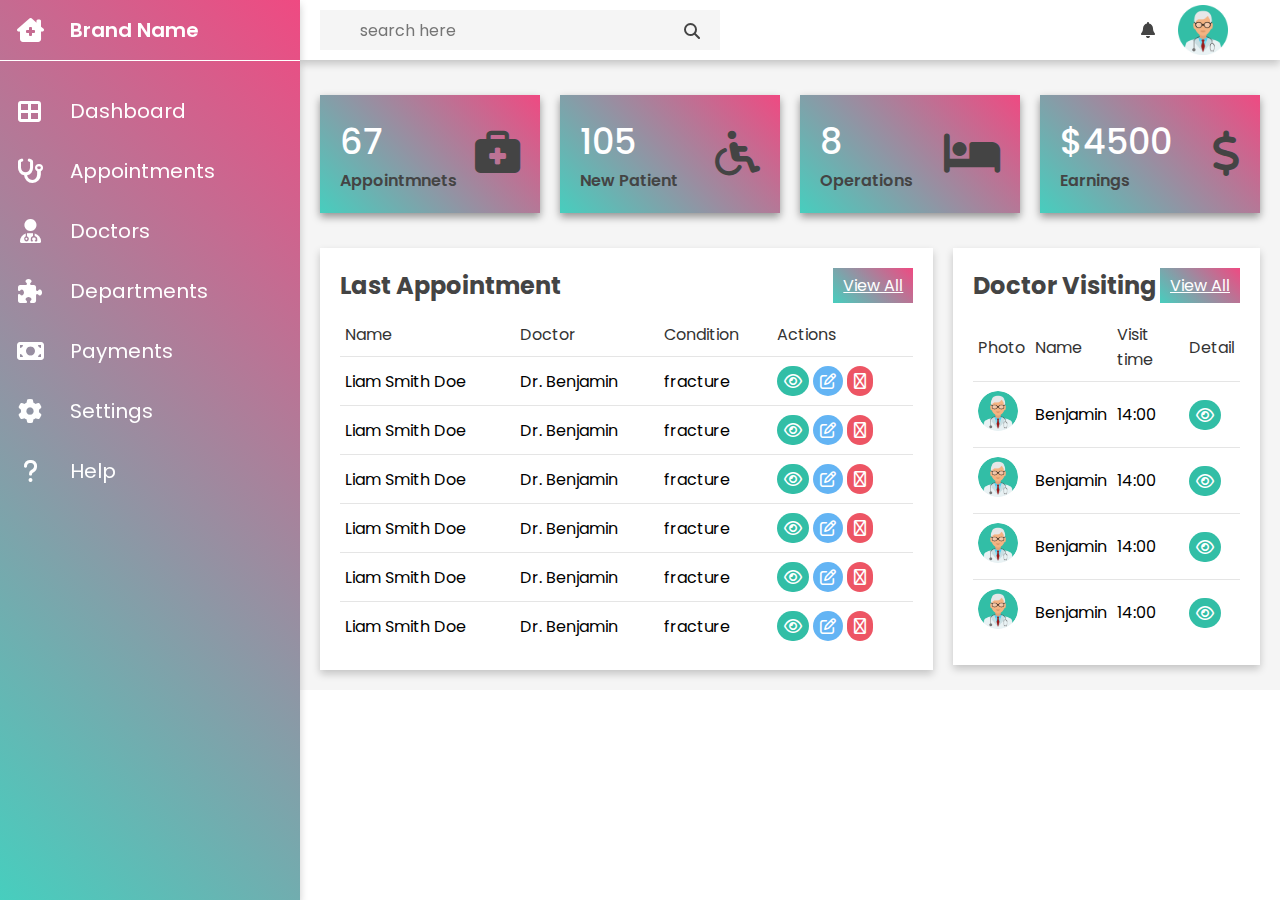
<file: AdminDashboard-HTML-CSS/index.html>
<!DOCTYPE html>
<html lang="en">
  <head>
    <meta charset="UTF-8" />
    <meta http-equiv="X-UA-Compatible" content="IE=edge" />
    <meta name="viewport" content="width=device-width, initial-scale=1.0" />
    <link rel="stylesheet" href="styles.css" />
    <link
      rel="stylesheet"
      href="https://cdnjs.cloudflare.com/ajax/libs/font-awesome/6.4.0/css/all.min.css"
    />
    <link rel="preconnect" href="https://fonts.googleapis.com" />
    <link rel="preconnect" href="https://fonts.gstatic.com" crossorigin />
    <link
      href="https://fonts.googleapis.com/css2?family=Poppins:wght@100;200;300;400;500;600;700;800;900&display=swap"
      rel="stylesheet"
    />
    <title>Admin panel</title>
  </head>
  <body>
    <div class="container">
      <div class="sidebar">
        <ul>
          <li>
            <a href="#">
              <i class="fas fa-clinic-medical"></i>
              <div class="title">Brand Name</div>
            </a>
          </li>

          <li>
            <a href="#">
              <i class="fas fa-th-large"></i>
              <div class="title">Dashboard</div>
            </a>
          </li>

          <li>
            <a href="#">
              <i class="fas fa-stethoscope"></i>
              <div class="title">Appointments</div>
            </a>
          </li>

          <li>
            <a href="#">
              <i class="fas fa-user-md"></i>
              <div class="title">Doctors</div>
            </a>
          </li>

          <li>
            <a href="#">
              <i class="fas fa-puzzle-piece"></i>
              <div class="title">Departments</div>
            </a>
          </li>

          <li>
            <a href="#">
              <i class="fa-solid fa-money-bill"></i>
              <div class="title">Payments</div>
            </a>
          </li>

          <li>
            <a href="#">
              <i class="fas fa-cog"></i>
              <div class="title">Settings</div>
            </a>
          </li>

          <li>
            <a href="#">
              <i class="fas fa-question"></i>
              <div class="title">Help</div>
            </a>
          </li>
        </ul>
      </div>

      <div class="main">
        <div class="top-bar">
          <div class="search">
            <input type="text" name="search" placeholder="search here" />
            <label for="search"><i class="fas fa-search"></i></label>
          </div>
          <i class="fas fa-bell"></i>
          <div class="user">
            <img src="doctor1.png" />
          </div>
        </div>

        <div class="cards">
          <div class="card">
            <div class="card-content">
              <div class="number">67</div>
              <div class="card-name">Appointmnets</div>
            </div>

            <div class="icon-box">
              <i class="fas fa-briefcase-medical"></i>
            </div>
          </div>

          <div class="card">
            <div class="card-content">
              <div class="number">105</div>
              <div class="card-name">New Patient</div>
            </div>
            <div class="icon-box">
              <i class="fas fa-wheelchair"></i>
            </div>
          </div>

          <div class="card">
            <div class="card-content">
              <div class="number">8</div>
              <div class="card-name">Operations</div>
            </div>
            <div class="icon-box">
              <i class="fas fa-bed"></i>
            </div>
          </div>

          <div class="card">
            <div class="card-content">
              <div class="number">$4500</div>
              <div class="card-name">Earnings</div>
            </div>
            <div class="icon-box">
              <i class="fas fa-dollar-sign"></i>
            </div>
          </div>
        </div>

        <div class="tables">
          <div class="last-appointments">
            <div class="heading">
              <h2>Last Appointment</h2>
              <a href="#" class="btn">View All</a>
            </div>

            <table class="appointments">
              <thead>
                <td>Name</td>
                <td>Doctor</td>
                <td>Condition</td>
                <td>Actions</td>
              </thead>
              <tbody>
                <tr>
                  <td>Liam Smith Doe</td>
                  <td>Dr. Benjamin</td>
                  <td>fracture</td>
                  <td>
                    <i class="far fa-eye"></i>
                    <i class="far fa-edit"></i>
                    <i class="far fa-trash"></i>
                  </td>
                </tr>

                <tr>
                  <td>Liam Smith Doe</td>
                  <td>Dr. Benjamin</td>
                  <td>fracture</td>
                  <td>
                    <i class="far fa-eye"></i>
                    <i class="far fa-edit"></i>
                    <i class="far fa-trash"></i>
                  </td>
                </tr>

                <tr>
                  <td>Liam Smith Doe</td>
                  <td>Dr. Benjamin</td>
                  <td>fracture</td>
                  <td>
                    <i class="far fa-eye"></i>
                    <i class="far fa-edit"></i>
                    <i class="far fa-trash"></i>
                  </td>
                </tr>

                <tr>
                  <td>Liam Smith Doe</td>
                  <td>Dr. Benjamin</td>
                  <td>fracture</td>
                  <td>
                    <i class="far fa-eye"></i>
                    <i class="far fa-edit"></i>
                    <i class="far fa-trash"></i>
                  </td>
                </tr>

                <tr>
                  <td>Liam Smith Doe</td>
                  <td>Dr. Benjamin</td>
                  <td>fracture</td>
                  <td>
                    <i class="far fa-eye"></i>
                    <i class="far fa-edit"></i>
                    <i class="far fa-trash"></i>
                  </td>
                </tr>

                <tr>
                  <td>Liam Smith Doe</td>
                  <td>Dr. Benjamin</td>
                  <td>fracture</td>
                  <td>
                    <i class="far fa-eye"></i>
                    <i class="far fa-edit"></i>
                    <i class="far fa-trash"></i>
                  </td>
                </tr>
              </tbody>
            </table>
          </div>

          <div class="doctor-visiting">
            <div class="heading">
              <h2>Doctor Visiting</h2>
              <a href="#" class="btn">View All</a>
            </div>

            <table class="visiting">
              <thead>
                <td>Photo</td>
                <td>Name</td>
                <td>Visit time</td>
                <td>Detail</td>
              </thead>

              <tbody>
                <tr>
                  <td>
                    <div class="img-box-small">
                      <img src="doctor1.png" />
                    </div>
                  </td>
                  <td>Benjamin</td>
                  <td>14:00</td>
                  <td><i class="far fa-eye"></i></td>
                </tr>

                <tr>
                  <td>
                    <div class="img-box-small">
                      <img src="doctor1.png" />
                    </div>
                  </td>
                  <td>Benjamin</td>
                  <td>14:00</td>
                  <td><i class="far fa-eye"></i></td>
                </tr>

                <tr>
                  <td>
                    <div class="img-box-small">
                      <img src="doctor1.png" />
                    </div>
                  </td>
                  <td>Benjamin</td>
                  <td>14:00</td>
                  <td><i class="far fa-eye"></i></td>
                </tr>

                <tr>
                  <td>
                    <div class="img-box-small">
                      <img src="doctor1.png" />
                    </div>
                  </td>
                  <td>Benjamin</td>
                  <td>14:00</td>
                  <td><i class="far fa-eye"></i></td>
                </tr>
              </tbody>
            </table>
          </div>
        </div>
      </div>
    </div>
  </body>
</html>
</file>
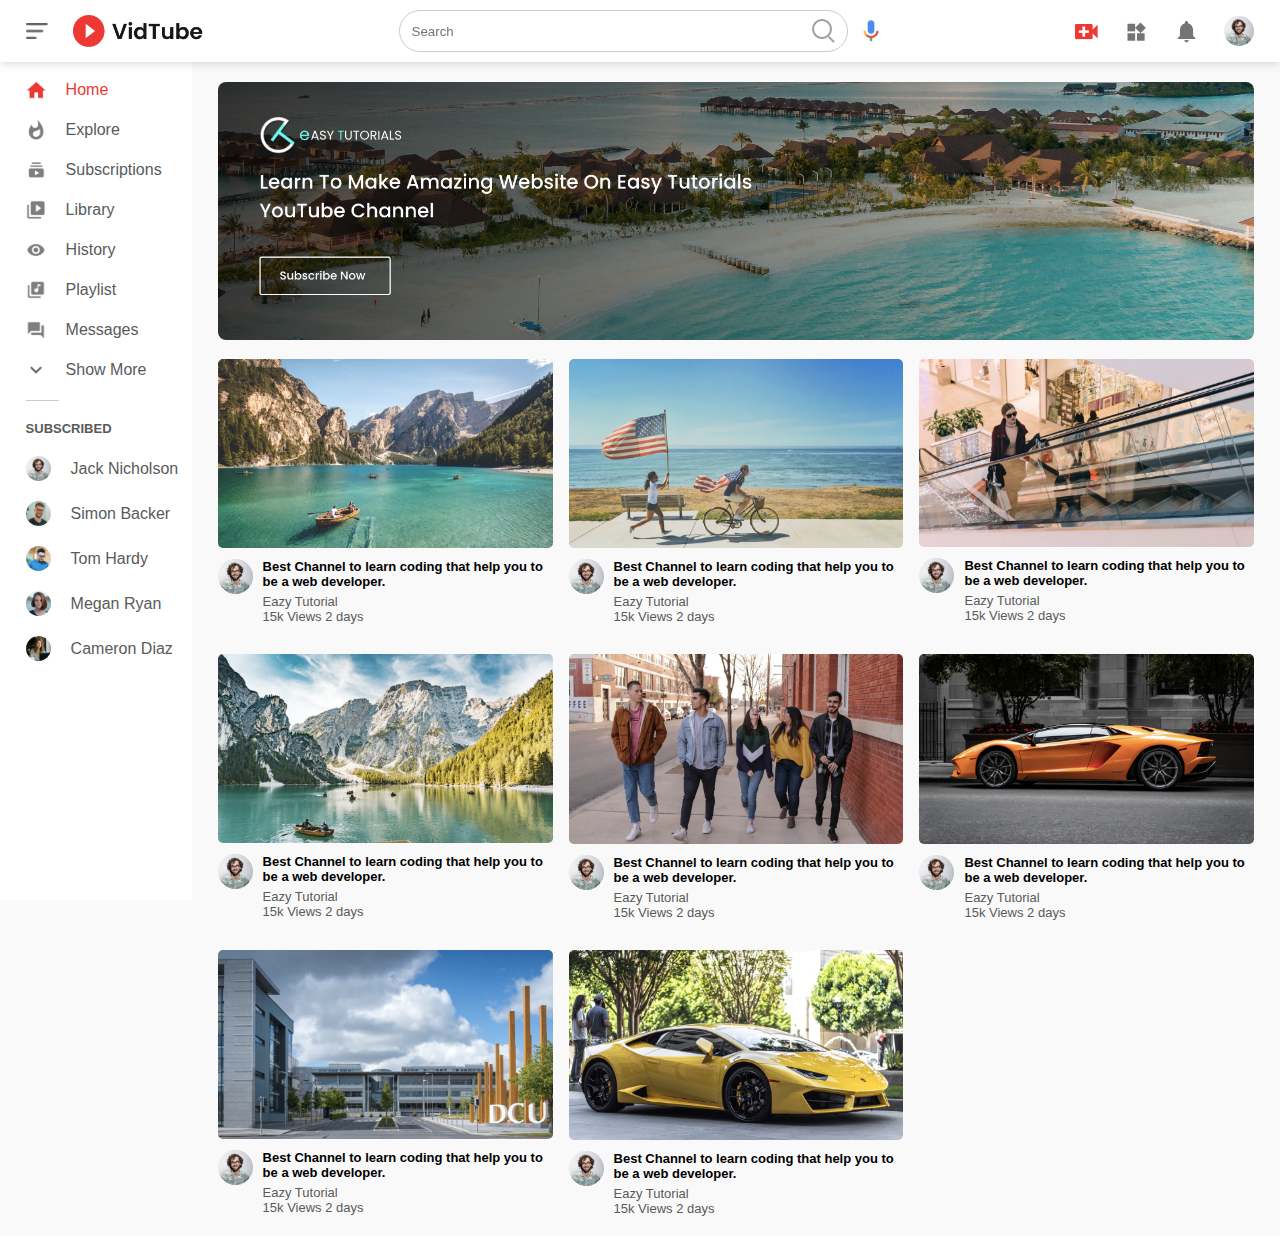
<file: eazytutorialyoutube/index.html>
<!DOCTYPE html>
<html lang="en">
  <head>
    <meta charset="UTF-8" />
    <meta http-equiv="X-UA-Compatible" content="IE=edge" />
    <meta name="viewport" content="width=device-width, initial-scale=1.0" />
    <link rel="preconnect" href="https://fonts.googleapis.com" />

    <!--Step 2 => We connect the fonts. 2 <link> tags above are our links from google fonts to connect.-->
    <link rel="preconnect" href="https://fonts.gstatic.com" crossorigin />
    <link
      href="https://fonts.googleapis.com/css2?family=Poppins:wght@100;200;300;400;500;600&display=swap"
      rel="stylesheet"
    />

    <!--Step 3 => WE connect style.css-->
    <link rel="stylesheet" href="style.css" />

    <title>Document</title>
  </head>
  <body>
    <!--Step 6 => Create the navigation bar-->
    <nav class="flex-div">
      <!--Step 7 => We will devide our nav in 3 divs-->

      <!--Step 7.1 => Our left div-->
      <!-- Step 17 => add the flex-div class also next to nav-left, to inherit css property-->
      <div class="nav-left flex-div">
        <!--Step 8 => In the left div we will add 2 images, menu icon & logo -->
        <img src="images/menu.png" class="menu-icon" />
        <img src="images/logo.png" class="logo" />
      </div>

      <!--Step 7.2 => Our middle div-->
      <!-- Step 18 =>Add contents in our middle div, also we add the flex-div class to get css properties-->
      <div class="nav-middle flex-div">
        <!--Step 19 => We create a div with an input for the search box and an image, also we add the flex-div class to get css properties from that. -->
        <div class="search-box flex-div">
          <input type="text" placeholder="Search" />
          <img src="images/search.png" />
        </div>

        <!--Step 20 => next to the search-box div, we add an image for the voice search icon-->
        <img src="images/voice-search.png" class="mic-icon" />
      </div>

      <!--Step 7.3 => Our right div-->
      <!--Step 15 => Our images are not aligned properly, so we add another class inside our right div, we add the flex-div that we have specified some proeprties to align-items: center;-->
      <div class="nav-right flex-div">
        <!--Step 9 => In the right side of the nav we will add some more images(icons)-->
        <img src="images/upload.png" />
        <img src="images/more.png" />
        <img src="images/notification.png" />
        <!--Step 13 => Our image is a little small and not circle so we add a class to adjust it-->
        <img src="images/Jack.png" class="user-icon" />
      </div>
    </nav>

    <!---------STEP 24 => SIDEBAR , create the main div-->
    <div class="sidebar">
      <!--Step 25 => add a div for the shortcut links with images & title inside <a> tags-->
      <div class="shortcut-links">
        <a href=""
          ><img src="images/home.png" />
          <p>Home</p></a
        >
        <a href=""
          ><img src="images/explore.png" />
          <p>Explore</p></a
        >
        <a href=""
          ><img src="images/subscriprion.png" />
          <p>Subscriptions</p></a
        >
        <a href=""
          ><img src="images/library.png" />
          <p>Library</p></a
        >
        <a href=""
          ><img src="images/history.png" />
          <p>History</p></a
        >
        <a href=""
          ><img src="images/playlist.png" />
          <p>Playlist</p></a
        >
        <a href=""
          ><img src="images/messages.png" />
          <p>Messages</p></a
        >
        <a href=""
          ><img src="images/show-more.png" />
          <p>Show More</p></a
        >
        <!-- Step 30 => Add an hr line-->
        <hr />
      </div>

      <!-- Step 32 => Add another div below the shortcut-links div for subscribtions-->
      <div class="subscribed-list">
        <h3>SUBSCRIBED</h3>
        <a href=""
          ><img src="images/Jack.png" />
          <p>Jack Nicholson</p></a
        >
        <a href=""
          ><img src="images/simon.png" />
          <p>Simon Backer</p></a
        >
        <a href=""
          ><img src="images/tom.png" />
          <p>Tom Hardy</p></a
        >
        <a href=""
          ><img src="images/megan.png" />
          <p>Megan Ryan</p></a
        >
        <a href=""
          ><img src="images/cameron.png" />
          <p>Cameron Diaz</p></a
        >
      </div>
    </div>

    <!--Step 36 => MAIN CONTENT -->
    <div class="container">
      <!--banner image, cover image-->
      <div class="banner">
        <img src="images/banner.png" />
      </div>

      <!--Step 38 => Add list of videos-->
      <div class="list-container">
        <!--this div holds the image thumbnail, and another div-->
        <div class="vid-list">
          <a href="playvideo.html"
            ><img src="images/thumbnail1.png" class="thumbnail"
          /></a>
          <!--This is the other div we mentioned above, that holds an image & a div for video infos -->
          <div class="flex-div">
            <img src="images/Jack.png" />
            <div class="vid-info">
              <a href="playvideo.html"
                >Best Channel to learn coding that help you to be a web
                developer.</a
              >
              <p>Eazy Tutorial</p>
              <p>15k Views 2 days</p>
            </div>
          </div>
        </div>

        <div class="vid-list">
          <a href="#"><img src="images/thumbnail2.png" class="thumbnail" /></a>

          <div class="flex-div">
            <img src="images/Jack.png" />
            <div class="vid-info">
              <a href="#"
                >Best Channel to learn coding that help you to be a web
                developer.</a
              >
              <p>Eazy Tutorial</p>
              <p>15k Views 2 days</p>
            </div>
          </div>
        </div>

        <div class="vid-list">
          <a href="#"><img src="images/thumbnail3.png" class="thumbnail" /></a>

          <div class="flex-div">
            <img src="images/Jack.png" />
            <div class="vid-info">
              <a href="#"
                >Best Channel to learn coding that help you to be a web
                developer.</a
              >
              <p>Eazy Tutorial</p>
              <p>15k Views 2 days</p>
            </div>
          </div>
        </div>

        <div class="vid-list">
          <a href="#"><img src="images/thumbnail4.png" class="thumbnail" /></a>

          <div class="flex-div">
            <img src="images/Jack.png" />
            <div class="vid-info">
              <a href="#"
                >Best Channel to learn coding that help you to be a web
                developer.</a
              >
              <p>Eazy Tutorial</p>
              <p>15k Views 2 days</p>
            </div>
          </div>
        </div>

        <div class="vid-list">
          <a href="#"><img src="images/thumbnail5.png" class="thumbnail" /></a>

          <div class="flex-div">
            <img src="images/Jack.png" />
            <div class="vid-info">
              <a href="#"
                >Best Channel to learn coding that help you to be a web
                developer.</a
              >
              <p>Eazy Tutorial</p>
              <p>15k Views 2 days</p>
            </div>
          </div>
        </div>

        <div class="vid-list">
          <a href="#"><img src="images/thumbnail6.png" class="thumbnail" /></a>

          <div class="flex-div">
            <img src="images/Jack.png" />
            <div class="vid-info">
              <a href="#"
                >Best Channel to learn coding that help you to be a web
                developer.</a
              >
              <p>Eazy Tutorial</p>
              <p>15k Views 2 days</p>
            </div>
          </div>
        </div>

        <div class="vid-list">
          <a href="#"><img src="images/thumbnail7.png" class="thumbnail" /></a>

          <div class="flex-div">
            <img src="images/Jack.png" />
            <div class="vid-info">
              <a href="#"
                >Best Channel to learn coding that help you to be a web
                developer.</a
              >
              <p>Eazy Tutorial</p>
              <p>15k Views 2 days</p>
            </div>
          </div>
        </div>

        <div class="vid-list">
          <a href="#"><img src="images/thumbnail8.png" class="thumbnail" /></a>

          <div class="flex-div">
            <img src="images/Jack.png" />
            <div class="vid-info">
              <a href="#"
                >Best Channel to learn coding that help you to be a web
                developer.</a
              >
              <p>Eazy Tutorial</p>
              <p>15k Views 2 days</p>
            </div>
          </div>
        </div>
      </div>
    </div>

    <!-- Step 34 => Add the javascript file to handle click for the hamburger menu, if we click it collapses.-->
    <script src="index.js"></script>
  </body>
</html>
</file>
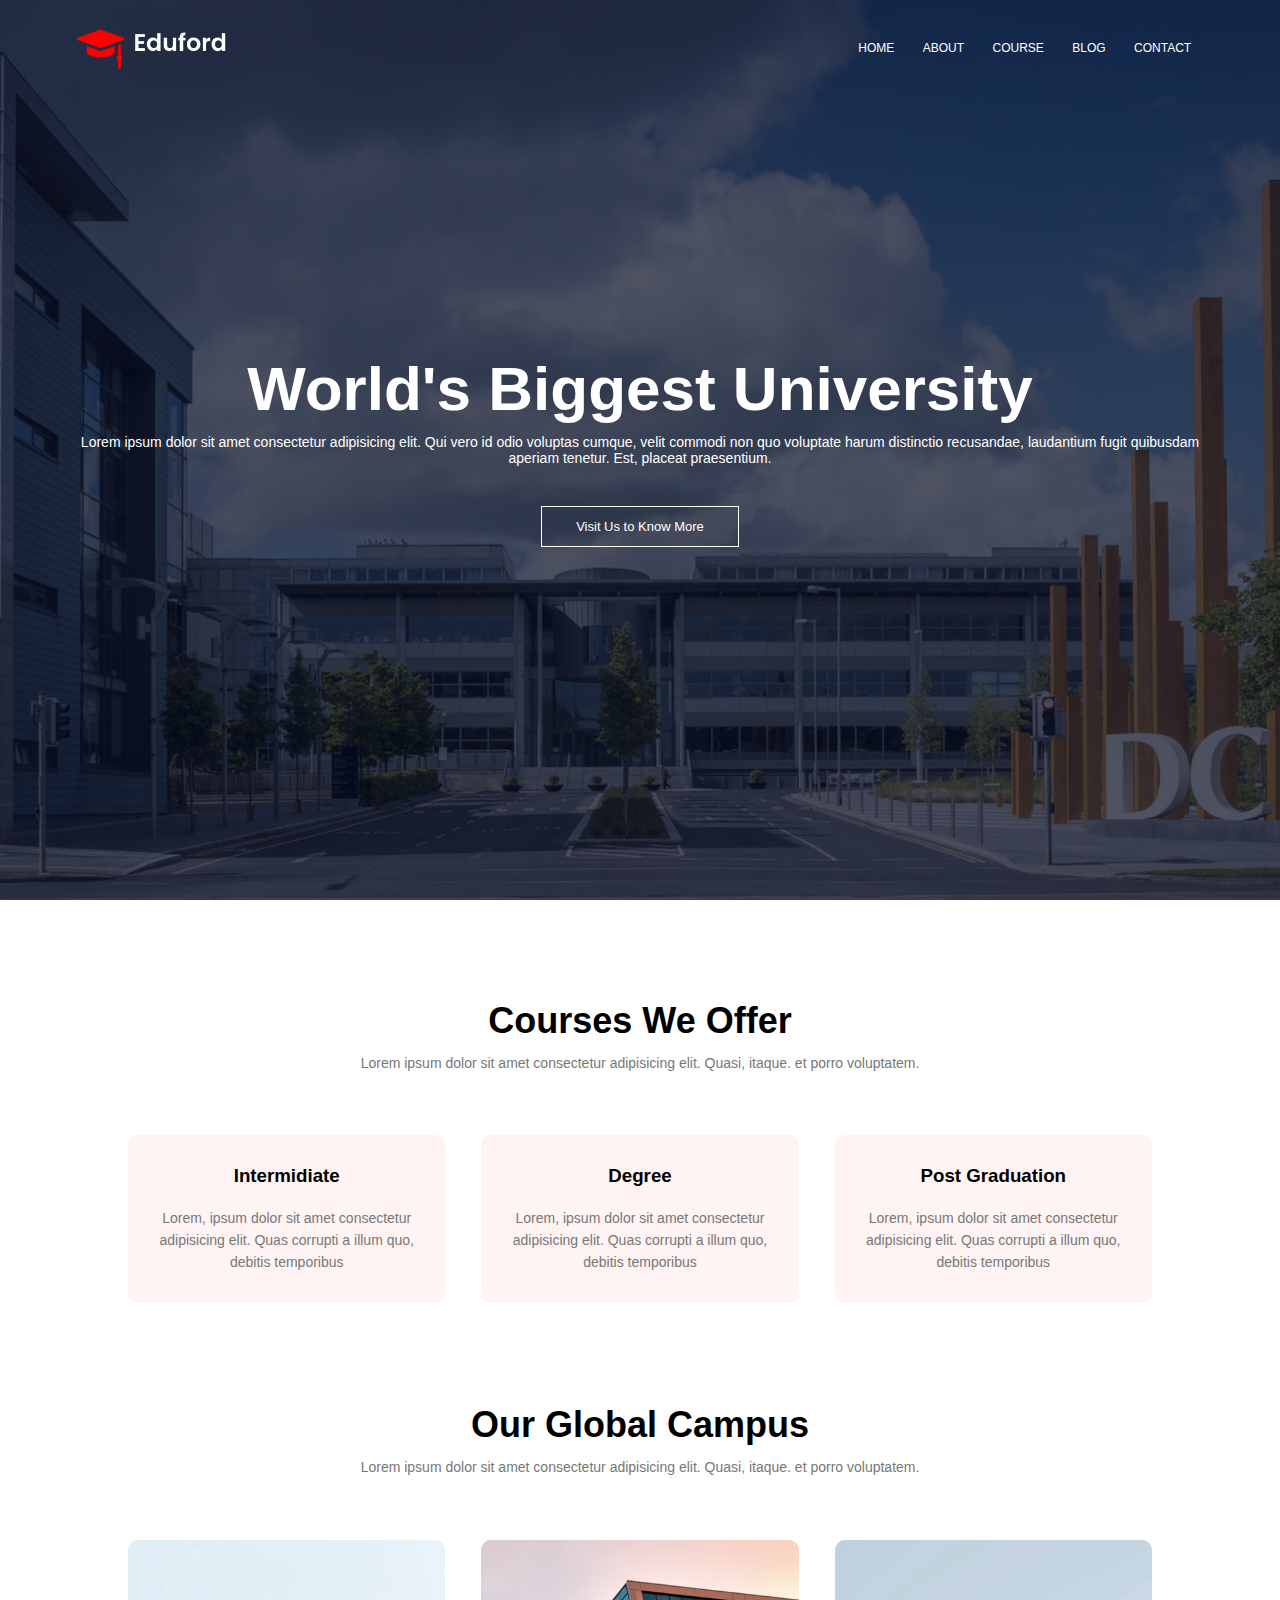
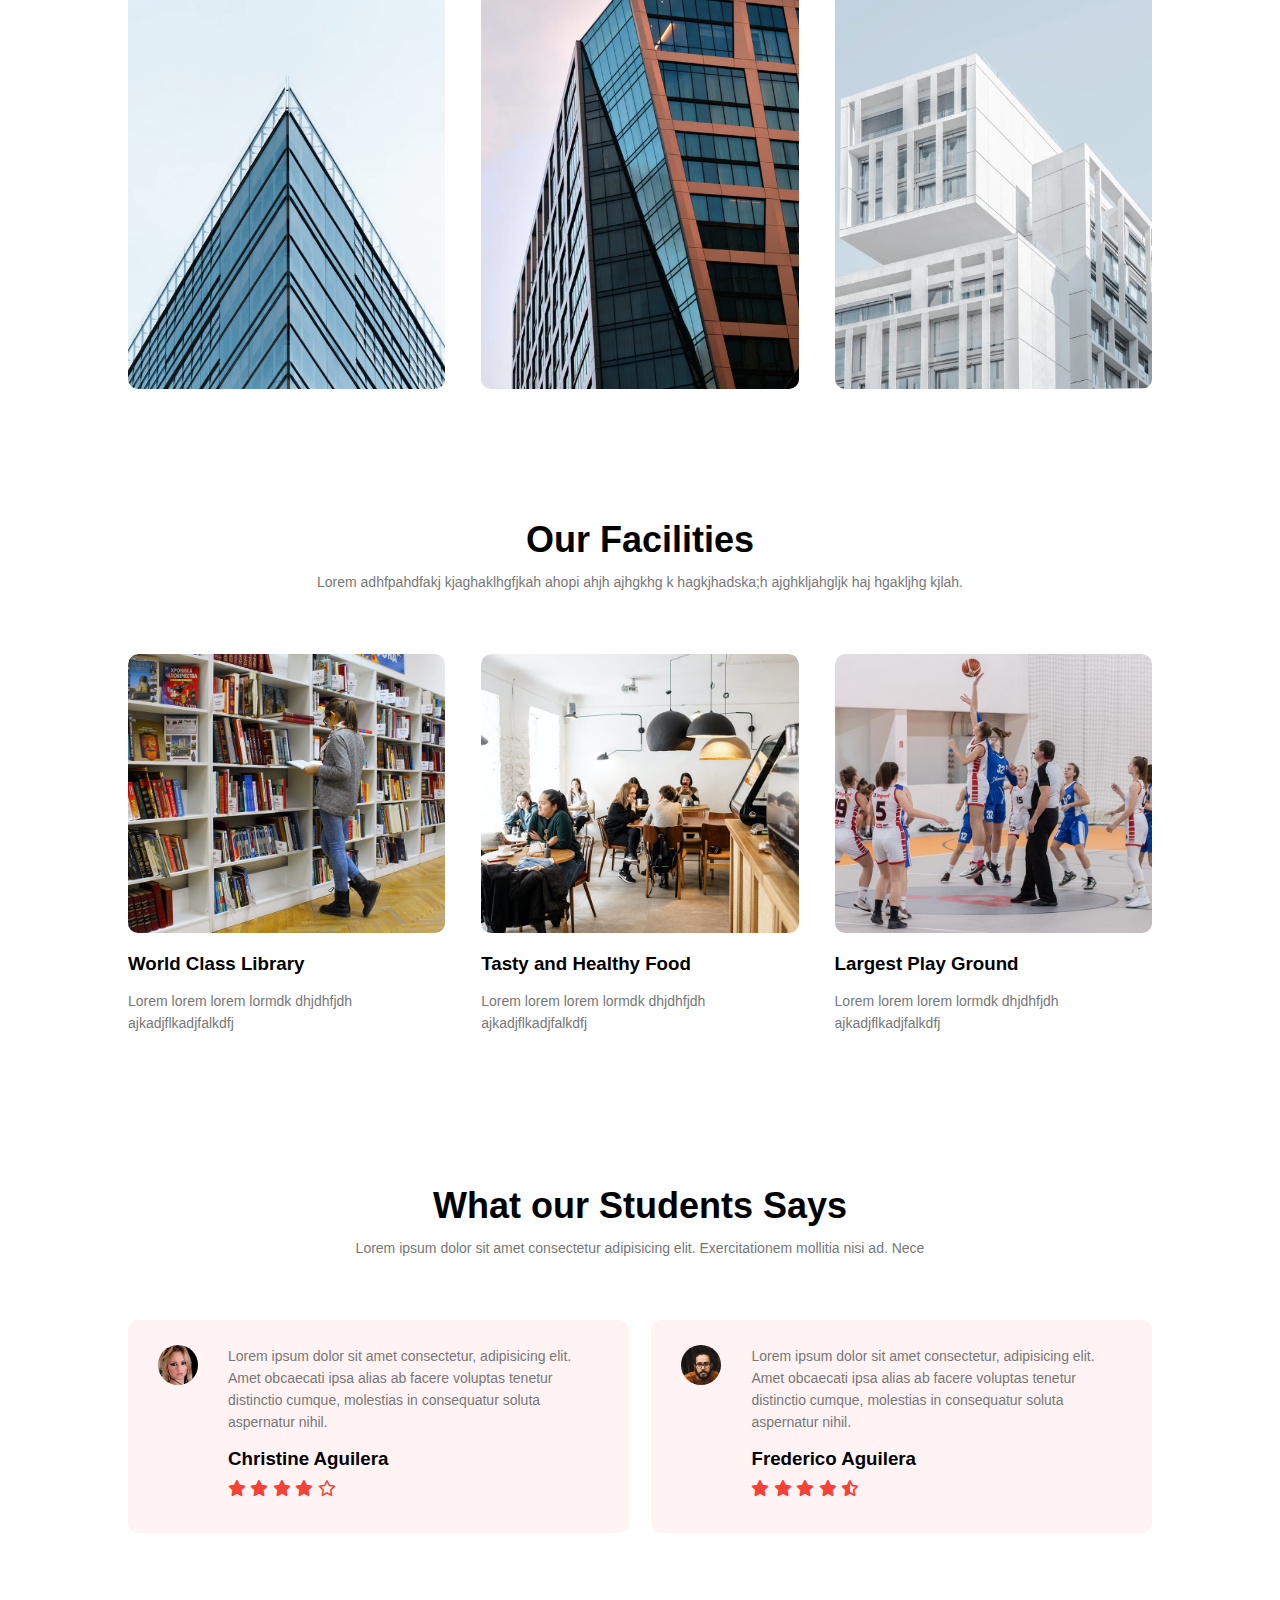
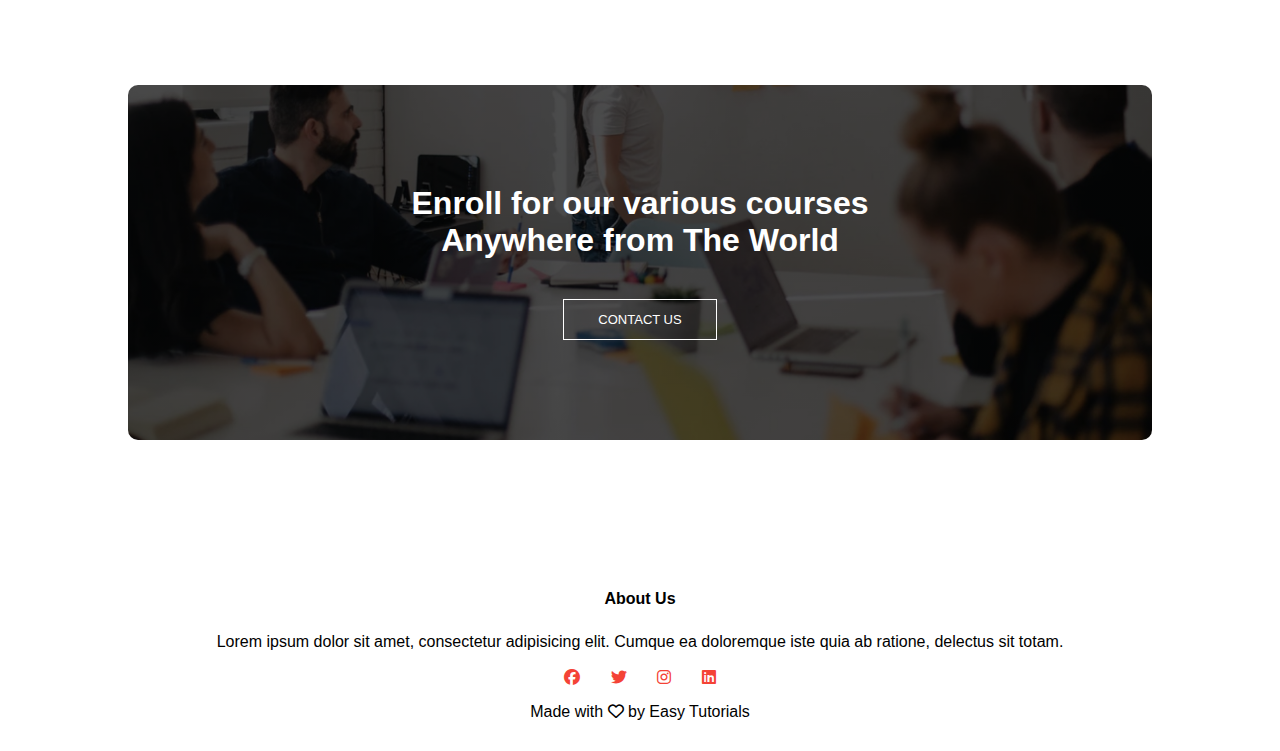
<file: How To Make Website Using HTML & CSS/index.html>
<!DOCTYPE html>
<html lang="en">
<head>
  <meta charset="UTF-8">
  <meta http-equiv="X-UA-Compatible" content="IE=edge">
  <meta name="viewport" content="width=device-width, initial-scale=1.0">
  <link rel="stylesheet" href="style.css">
  <link rel="preconnect" href="https://fonts.googleapis.com">
  <link rel="preconnect" href="https://fonts.gstatic.com" crossorigin>

  <link rel="stylesheet" href="https://cdnjs.cloudflare.com/ajax/libs/font-awesome/6.4.0/css/all.min.css" >
  <title>Document</title>
</head>
<body>
  
  <section class="header">
    <nav>
      <a href="index.html"><img src="eduford_img/logo.png"></a>

      <div class="nav-links" id="navLinks">
        <i class="fa fa-times" onclick="hideMenu()"></i>
        <ul>
          <li><a href="index.html">HOME</a></li>
          <li><a href="about.html">ABOUT</a></li>
          <li><a href="course.html">COURSE</a></li>
          <li><a href="blog.html">BLOG</a></li>
          <li><a href="contact.html">CONTACT</a></li>
        </ul>
      </div>

      <i class="fa fa-bars" onclick="showMenu()"></i>
    </nav>


    <div class="text-box">
      <h1>World's Biggest University</h1>
      <p>Lorem ipsum dolor sit amet consectetur adipisicing elit. 
        Qui vero id odio voluptas cumque, velit commodi non quo voluptate harum distinctio recusandae, 
        laudantium fugit quibusdam aperiam tenetur. Est, placeat praesentium.
      </p>
      <a href="" class="hero-btn">Visit Us to Know More</a>
    </div>
  </section>

  <!-------------- COURSE----------------->

  <section class="course">
    <h1>Courses We Offer</h1>
    <p>Lorem ipsum dolor sit amet consectetur adipisicing elit. Quasi, itaque.  et porro voluptatem.</p>

    <div class="row">
      <div class="course-col">
        <h3>Intermidiate</h3>
        <p>Lorem, ipsum dolor sit amet consectetur adipisicing elit. Quas corrupti a illum quo, debitis temporibus</p>
      </div>

      <div class="course-col">
        <h3>Degree</h3>
        <p>Lorem, ipsum dolor sit amet consectetur adipisicing elit. Quas corrupti a illum quo, debitis temporibus</p>
      </div>

      <div class="course-col">
        <h3>Post Graduation</h3>
        <p>Lorem, ipsum dolor sit amet consectetur adipisicing elit. Quas corrupti a illum quo, debitis temporibus</p>
      </div>

    </div>
  </section>


  <!---------CAMPUS--------------------->

  <section class="campus">
    <h1>Our Global Campus</h1>
    <p>Lorem ipsum dolor sit amet consectetur adipisicing elit. Quasi, itaque. et porro voluptatem.</p>

    <div class="row">
      <div class="campus-col">
        <img src="eduford_img/london.png">
        <div class="layer">
          <h3>LONDON</h3>
        </div>
      </div>

      <div class="campus-col">
          <img src="eduford_img/newyork.png">
          <div class="layer">
            <h3>NEW YORK</h3>
          </div>
      </div>

      <div class="campus-col">
          <img src="eduford_img/washington.png">
          <div class="layer">
            <h3>WASHINGTON</h3>
          </div>
      </div>

    </div>
  </section>

  <!-----------------FACILITIES------------------>

  <section class="facilities">

    <h1>Our Facilities</h1>
    <p>Lorem adhfpahdfakj kjaghaklhgfjkah ahopi ahjh ajhgkhg k hagkjhadska;h ajghkljahgljk haj hgakljhg kjlah.</p>

    <div class="row">
      <div class="facilities-col">
        <img src="eduford_img/library.png">
        <h3>World Class Library</h3>
        <p>Lorem lorem lorem lormdk dhjdhfjdh ajkadjflkadjfalkdfj</p>
      </div>

    <div class="facilities-col">
        <img src="eduford_img/cafeteria.png">
        <h3>Tasty and Healthy Food</h3>
        <p>Lorem lorem lorem lormdk dhjdhfjdh ajkadjflkadjfalkdfj</p>
    </div>

    <div class="facilities-col">
        <img src="eduford_img/basketball.png">
            <h3>Largest Play Ground</h3>
            <p>Lorem lorem lorem lormdk dhjdhfjdh ajkadjflkadjfalkdfj</p>
        </div>
    </div>

  </section>


  <!-----------------TESTIMONIALS---------------->

  <section class="testimonials">
    <h1>What our Students Says</h1>
    <p>Lorem ipsum dolor sit amet consectetur adipisicing elit. Exercitationem mollitia nisi ad. Nece</p>

    <div class="row">

      <div class="testimonial-col">
        <img src="eduford_img/user1.jpg">
        <div>
          <p>Lorem ipsum dolor sit amet consectetur, adipisicing elit. 
            Amet obcaecati ipsa alias ab facere voluptas tenetur distinctio cumque,
             molestias in consequatur soluta aspernatur nihil.
          </p>
          <h3>Christine Aguilera</h3>
                <div class="stars">
                  <i class="fa-solid fa-star"></i>
                  <i class="fa-solid fa-star"></i>
                  <i class="fa-solid fa-star"></i>
                  <i class="fa-solid fa-star"></i>
                  <i class="fa-regular fa-star"></i>
                </div>
        </div>
      </div>

      
            <div class="testimonial-col">
              <img src="eduford_img/user2.jpg">
              <div>
                <p>Lorem ipsum dolor sit amet consectetur, adipisicing elit.
                  Amet obcaecati ipsa alias ab facere voluptas tenetur distinctio cumque,
                  molestias in consequatur soluta aspernatur nihil.
                </p>
                <h3>Frederico Aguilera</h3>
                <div class="stars">
                                <i class="fa-solid fa-star"></i>
                                <i class="fa-solid fa-star"></i>
                                <i class="fa-solid fa-star"></i>
                                <i class="fa-solid fa-star"></i>
                                <i class="fa-solid fa-star-half-stroke"></i>
                </div>
              </div>
            </div>

          
    </div>

  </section>


  <!---------------CALL TO ACTION------------>

  <section class="cta">

    <h1>Enroll for our various courses <br>Anywhere from The World</h1>
    <a href="" class="hero-btn">CONTACT US</a>

  </section>


  <!----------------FOOTER---------------------------->

  <section class="footer">
    <h4>About Us</h4>
    <p>Lorem ipsum dolor sit amet, consectetur adipisicing elit. Cumque ea doloremque iste quia ab ratione, delectus sit totam.</p>
    <div class="icons">
      <i class="fa-brands fa-facebook"></i>
      <i class="fa-brands fa-twitter"></i>
      <i class="fa-brands fa-instagram"></i>
      <i class="fa-brands fa-linkedin"></i>
    </div>
    <p>Made with <i class="fa-regular fa-heart"></i> by Easy Tutorials</p>
  </section>

  <!----------------- JAVASCRIPT for Toggle Menu----------------------->
  <script>
    function hideMenu(){
      document.getElementById("navLinks").style.right = "-200px";
    }

    function showMenu() {
        document.getElementById("navLinks").style.right = "0px";
      }
  </script>
</body>
</html>
</file>
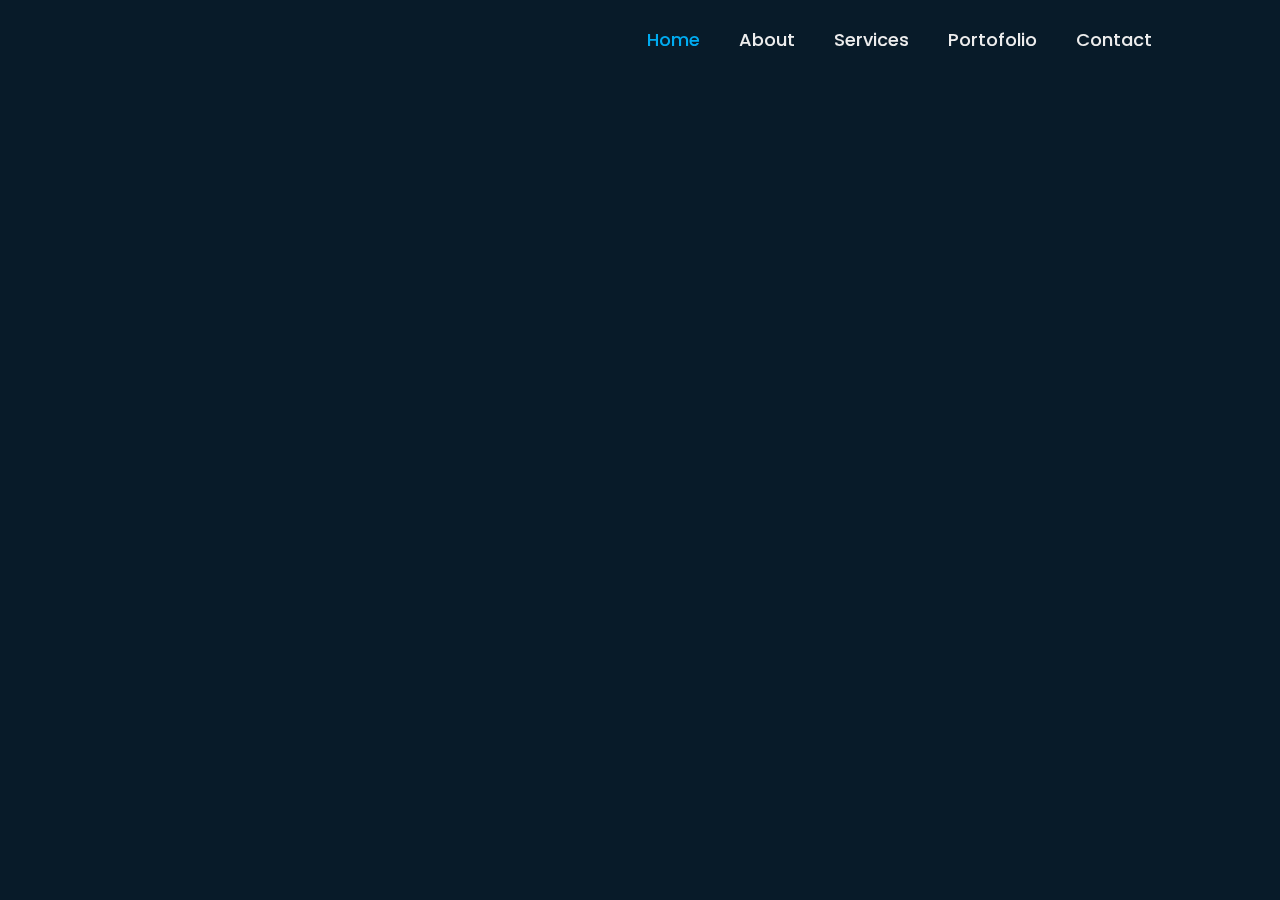
<file: Personal Portfolio Website using HTML & CSS/index.html>
<!DOCTYPE html>
<html lang="en">
<head>
  <meta charset="UTF-8">
  <meta http-equiv="X-UA-Compatible" content="IE=edge">
  <meta name="viewport" content="width=device-width, initial-scale=1.0">
  <link rel="stylesheet" href="style.css">
  <link rel="preconnect" href="https://fonts.googleapis.com">
  <link rel="preconnect" href="https://fonts.gstatic.com" crossorigin>
  <link href="https://fonts.googleapis.com/css2?family=Poppins:wght@300;400;500;600;700;800;900&display=swap"
    rel="stylesheet">

    <link href='https://unpkg.com/boxicons@2.1.4/css/boxicons.min.css' rel='stylesheet'>

  <title>Document</title>
</head>
<body>
  
  <header class="header">
    <a href="#" class="logo">Anxhelo.</a>

    <nav class="navbar">
      <a href="#" class="active">Home</a>
      <a href="#">About</a>
      <a href="#">Services</a>
      <a href="#">Portofolio</a>
      <a href="#">Contact</a>
    </nav>
    </header>

    <section class="home">

      <div class="home-content">

        <h1>Hi, Im Anxhelo Cenollari</h1>

        <h3>Frontend Developer</h3>

        <p>Lorem ipsum dolor sit amet consectetur adipisicing elit. In reiciendis nisi ea quo minus eius quia, 
           sunt inventore ab asperiores sequi doloremque natus qui earum nemo, ipsum blanditiis nulla non.
        </p>

        <div class="btn-box">
          <a href="#">Hire me</a>
          <a href="#">Lets Talk</a>
        </div>

      </div>

      <div class="home-sci">
        <a href="#"><i class='bx bxl-facebook'></i></a>
        <a href="#"><i class='bx bxl-twitter'></i></a>
        <a href="#"><i class='bx bxl-linkedin'></i></a>
      </div>

      <span class="home-imgHover"></span>

    </section>
</body>
</html>
</file>
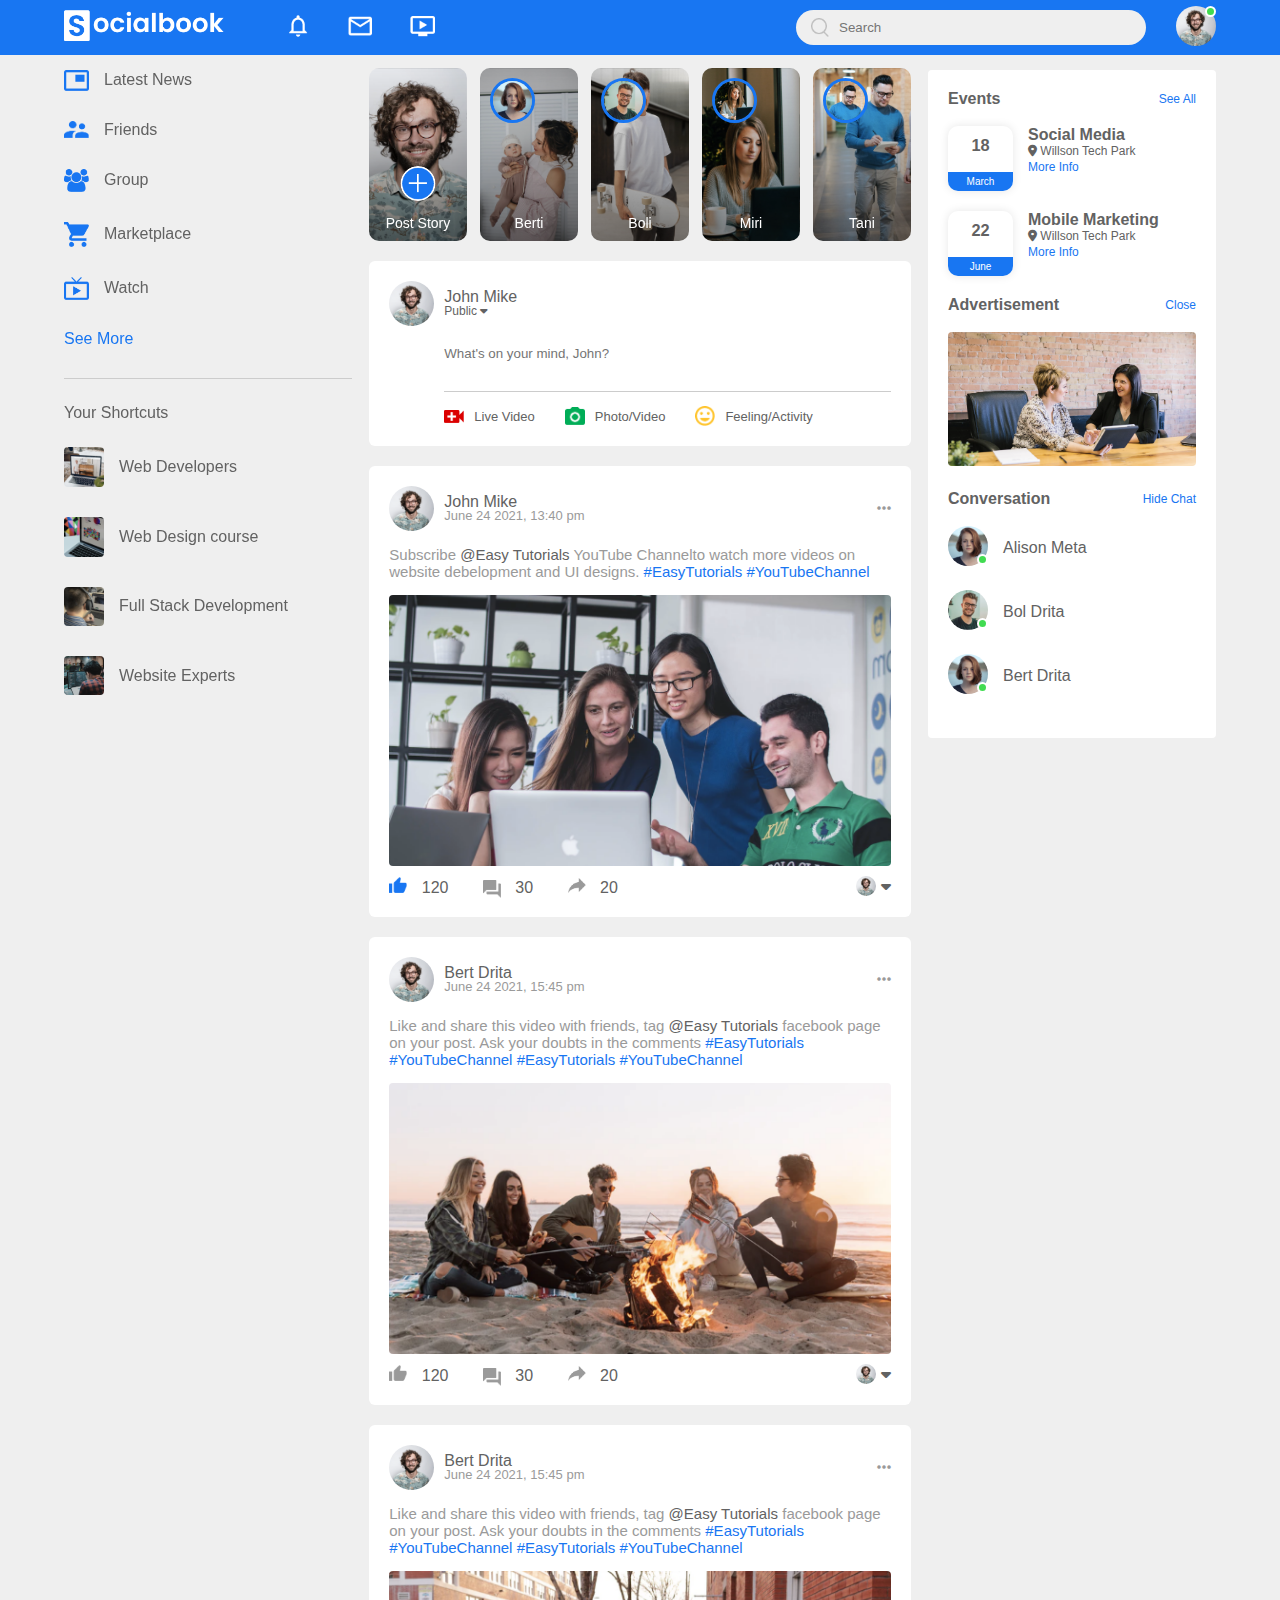
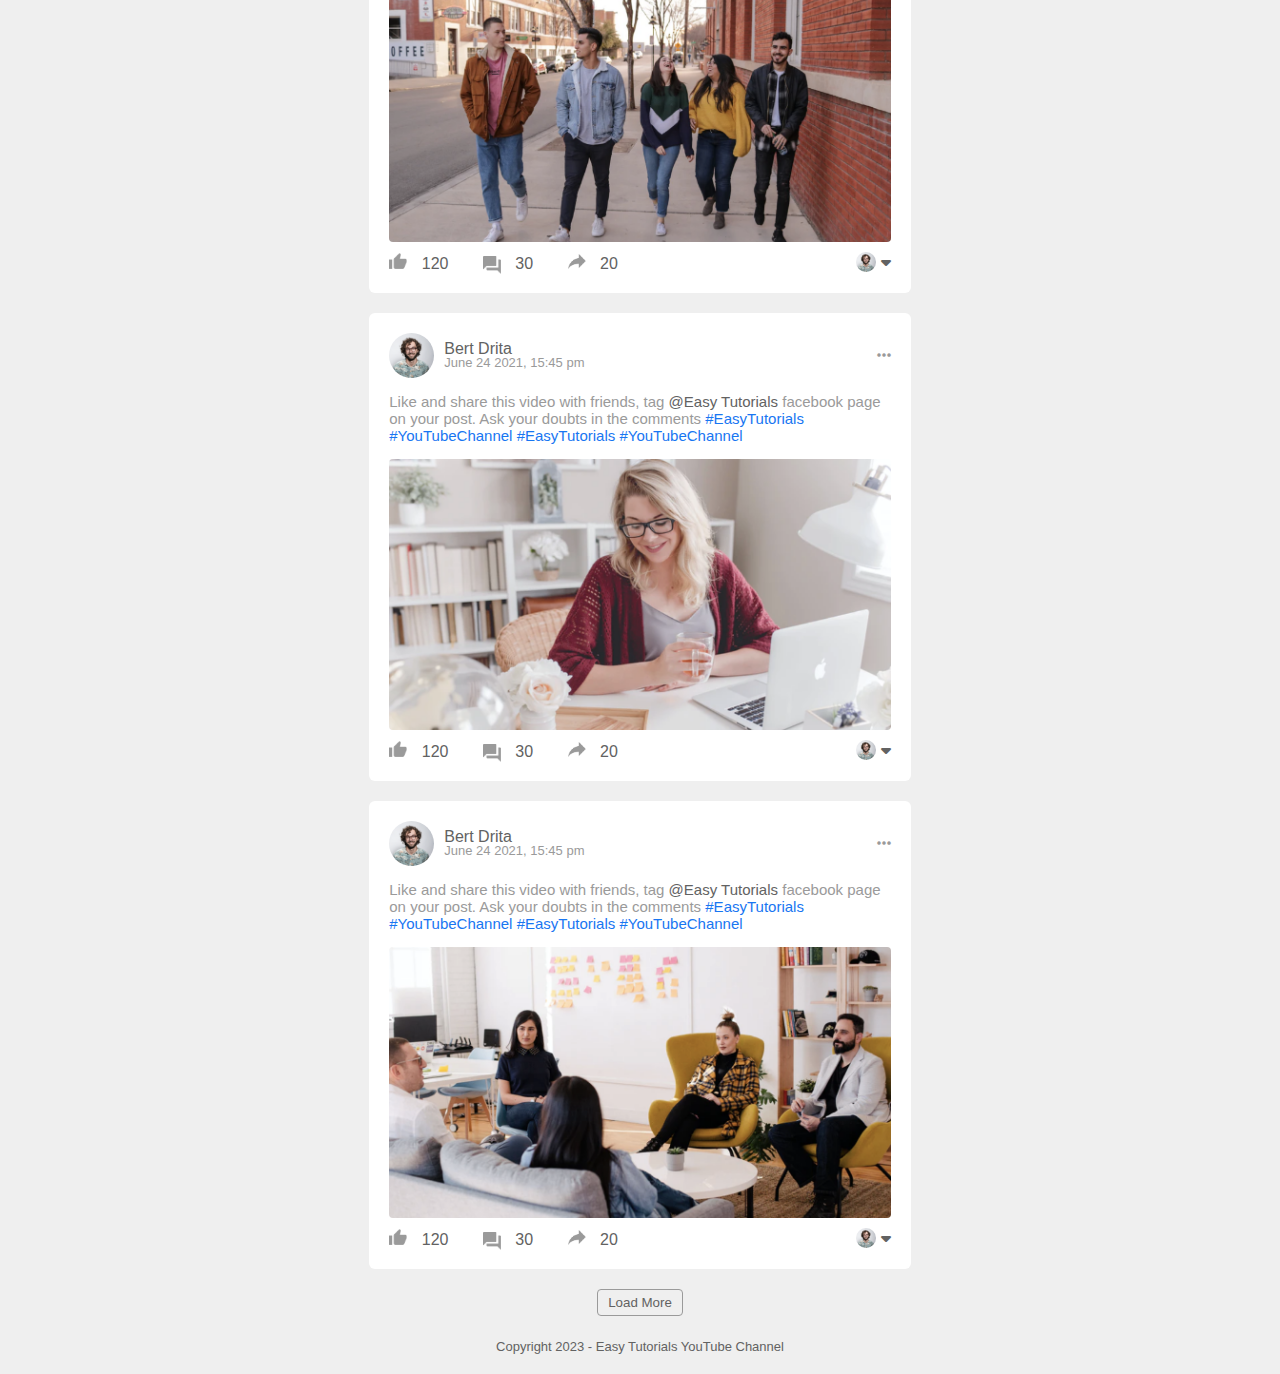
<file: Social Media Website with HTML-CSS/index.html>
<!DOCTYPE html>
<html lang="en">
<head>
  <meta charset="UTF-8">
  <meta http-equiv="X-UA-Compatible" content="IE=edge">
  <meta name="viewport" content="width=device-width, initial-scale=1.0">
  <link rel="stylesheet" href="style.css">
  <link rel="stylesheet" href="https://cdnjs.cloudflare.com/ajax/libs/font-awesome/6.4.0/css/all.min.css">
  <title>SocialBook - Easy Tutorials YOutube Channel</title>
</head>

<body>

<nav>
  <div class="nav-left">
    <a href="index.html">
      <img src="images/logo.png" alt="my website logo" class="logo">
    </a>
    <ul>
      <li><img src="images/notification.png"></li>
      <li><img src="images/inbox.png"></li>
      <li><img src="images/video.png"></li>
    </ul>

        <!-- <div class="usingDiv">
          <img src="images/notification.png">
          <img src="images/inbox.png">
          <img src="images/video.png">
        </div> -->
  </div>

  <div class="nav-right">

    <div class="search-box">
      <img src="images/search.png">
      <input type="text" placeholder="Search">
    </div>

    <div class="nav-user-icon online" onclick="settingsMenuToggle()"> <!--we add this other class "online" to add new styles-->
      <img src="images/profile-pic.png">
    </div>

  </div>


  <!------------settings-menu-------------->

  <div class="settings-menu">

    <div id="dark-btn">
      <span></span>
    </div>


    <div class="settings-menu-inner">

          <div class="user-profile">
            <img src="images/profile-pic.png">
            <div>
              <p>John Mike</p>
              <a href="profile.html"> See your profile</a>
            </div>
          
          </div>
          
          <hr>

          <div class="user-profile">
            <img src="images/feedback.png">
            <div>
              <p>Give Feedback</p>
              <a href="#"> Help us to improve the new design</a>
            </div>
          </div>

          <hr>

          <div class="settings-links">
            <img src="images/setting.png" class="settings-icon">
            <a href="#">Settings & Privacy <img src="images/arrow.png" width="10px"></a>
          </div>

          <div class="settings-links">
            <img src="images/help.png" class="settings-icon">
             <a href="#">Help & Support <img src="images/arrow.png" width="10px"></a>
          </div>

          <div class="settings-links">
              <img src="images/display.png" class="settings-icon">
              <a href="#">Display & Accessibility <img src="images/arrow.png" width="10px"></a>
          </div>

          <div class="settings-links">
                    <img src="images/logout.png" class="settings-icon">
                    <a href="#">Logout <img src="images/arrow.png" width="10px"></a>
          </div>

    </div>

</nav>

<!-------------------------------------------MAIN CONTAINER---------------------------------------->

<div class="container">

  <!----------------LEFT SIDEBAR----------->
  <div class="left-sidebar">

    <div class="imp-links">
      <a href="#"><img src="images/news.png"> Latest News</a>
      <a href="#"><img src="images/friends.png"> Friends</a>
      <a href="#"><img src="images/group.png"> Group</a>
      <a href="#"><img src="images/marketplace.png"> Marketplace</a>
      <a href="#"><img src="images/watch.png"> Watch</a>
      <a href="#"> See More</a>
    </div>

    <div class="shortcut-links">
      <p>Your Shortcuts</p>
      <a href="#"><img src="images/shortcut-1.png">Web Developers</a>
      <a href="#"><img src="images/shortcut-2.png"> Web Design course</a>
      <a href="#"><img src="images/shortcut-3.png"> Full Stack Development</a>
      <a href="#"><img src="images/shortcut-4.png"> Website Experts</a>
    </div>
  </div>

  <!----------------MAIN CONENT----------->
  <div class="main-content">
    
    <div class="story-gallery ">

      <div class="story story1">
        <img src="images/upload.png">
        <p>Post Story</p>
      </div>

      <div class="story story2">
          <img src="images/member-1.png">
          <p>Berti</p>
      </div>

      <div class="story story3">
         <img src="images/member-2.png">
         <p>Boli</p>
      </div>

      <div class="story story4">
         <img src="images/member-3.png">
        <p>Miri</p>
      </div>

      <div class="story story5">
          <img src="images/member-4.png">
          <p>Tani</p>
      </div>

    </div>




    <div class="write-post-container">

      <div class="user-profile">
        <img src="images/profile-pic.png">
        <div>
          <p>John Mike</p>
          <small>Public <i class="fa-solid fa-caret-down"></i></small>
        </div>
      </div>

      <div class="post-input-container">
        <textarea rows="3" placeholder="What's on your mind, John?"></textarea>

        <div class="add-post-links">
          <a href="#"><img src="images/live-video.png"> Live Video</a>
          <a href="#"><img src="images/photo.png"> Photo/Video</a>
          <a href="#"><img src="images/feeling.png"> Feeling/Activity</a>
        </div>
      </div>

    </div>




    <div class="post-container">

      <div class="post-row">

        <div class="user-profile">

            <img src="images/profile-pic.png">
          <div>
            <p>John Mike</p>
            <span>June 24 2021, 13:40 pm</span>
          </div>

        </div>

        <!-- <div class="top-corner-icon"><i class="fa-solid fa-ellipsis"></i></div> -->
        <a href="#"><i class="fa-solid fa-ellipsis"></i></a>
      </div>

    

        <p class="post-text">Subscribe <span>@Easy Tutorials</span> YouTube Channelto watch more videos on website debelopment and UI designs.
          <a href="#">#EasyTutorials</a> <a href="#">#YouTubeChannel</a>
        </p>

        <img src="images/feed-image-1.png" class="post-img">

        <div class="post-row">
          <div class="activity-icons">
            <div><img src="images/like-blue.png"> 120</div>
            <div><img src="images/comments.png"> 30</div>
            <div><img src="images/share.png"> 20</div>
          </div>

          <div class="post-profile-icon">
            <img src="images/profile-pic.png">
            <i class="fa-solid fa-caret-down"></i>
          </div>
        </div>

    </div>

        <div class="post-container">
        
          <div class="post-row">
        
            <div class="user-profile">
        
              <img src="images/profile-pic.png">
              <div>
                <p>Bert Drita</p>
                <span>June 24 2021, 15:45 pm</span>
              </div>
        
            </div>
        
            <!-- <div class="top-corner-icon"><i class="fa-solid fa-ellipsis"></i></div> -->
            <a href="#"><i class="fa-solid fa-ellipsis"></i></a>
          </div>
        
        
        
          <p class="post-text">Like and share this video with friends, tag <span>@Easy Tutorials</span> facebook page on your post.
            Ask your doubts in the comments <a href="#">#EasyTutorials</a> <a href="#">#YouTubeChannel</a>
            <a href="#">#EasyTutorials</a> <a href="#">#YouTubeChannel</a>
          </p>
        
          <img src="images/feed-image-2.png" class="post-img">
        
          <div class="post-row">
            <div class="activity-icons">
              <div><img src="images/like.png"> 120</div>
              <div><img src="images/comments.png"> 30</div>
              <div><img src="images/share.png"> 20</div>
            </div>
        
            <div class="post-profile-icon">
              <img src="images/profile-pic.png">
              <i class="fa-solid fa-caret-down"></i>
            </div>
          </div>
        
        </div>

        <div class="post-container">
        
          <div class="post-row">
        
            <div class="user-profile">
        
              <img src="images/profile-pic.png">
              <div>
                <p>Bert Drita</p>
                <span>June 24 2021, 15:45 pm</span>
              </div>
        
            </div>
        
            <!-- <div class="top-corner-icon"><i class="fa-solid fa-ellipsis"></i></div> -->
            <a href="#"><i class="fa-solid fa-ellipsis"></i></a>
          </div>
        
        
        
          <p class="post-text">Like and share this video with friends, tag <span>@Easy Tutorials</span> facebook page on your
            post.
            Ask your doubts in the comments <a href="#">#EasyTutorials</a> <a href="#">#YouTubeChannel</a>
            <a href="#">#EasyTutorials</a> <a href="#">#YouTubeChannel</a>
          </p>
        
          <img src="images/feed-image-3.png" class="post-img">
        
          <div class="post-row">
            <div class="activity-icons">
              <div><img src="images/like.png"> 120</div>
              <div><img src="images/comments.png"> 30</div>
              <div><img src="images/share.png"> 20</div>
            </div>
        
            <div class="post-profile-icon">
              <img src="images/profile-pic.png">
              <i class="fa-solid fa-caret-down"></i>
            </div>
          </div>
        
        </div>

        <div class="post-container">
        
          <div class="post-row">
        
            <div class="user-profile">
        
              <img src="images/profile-pic.png">
              <div>
                <p>Bert Drita</p>
                <span>June 24 2021, 15:45 pm</span>
              </div>
        
            </div>
        
            <!-- <div class="top-corner-icon"><i class="fa-solid fa-ellipsis"></i></div> -->
            <a href="#"><i class="fa-solid fa-ellipsis"></i></a>
          </div>
        
        
        
          <p class="post-text">Like and share this video with friends, tag <span>@Easy Tutorials</span> facebook page on your
            post.
            Ask your doubts in the comments <a href="#">#EasyTutorials</a> <a href="#">#YouTubeChannel</a>
            <a href="#">#EasyTutorials</a> <a href="#">#YouTubeChannel</a>
          </p>
        
          <img src="images/feed-image-4.png" class="post-img">
        
          <div class="post-row">
            <div class="activity-icons">
              <div><img src="images/like.png"> 120</div>
              <div><img src="images/comments.png"> 30</div>
              <div><img src="images/share.png"> 20</div>
            </div>
        
            <div class="post-profile-icon">
              <img src="images/profile-pic.png">
              <i class="fa-solid fa-caret-down"></i>
            </div>
          </div>
        
        </div>

        <div class="post-container">
        
          <div class="post-row">
        
            <div class="user-profile">
        
              <img src="images/profile-pic.png">
              <div>
                <p>Bert Drita</p>
                <span>June 24 2021, 15:45 pm</span>
              </div>
        
            </div>
        
            <!-- <div class="top-corner-icon"><i class="fa-solid fa-ellipsis"></i></div> -->
            <a href="#"><i class="fa-solid fa-ellipsis"></i></a>
          </div>
        
        
        
          <p class="post-text">Like and share this video with friends, tag <span>@Easy Tutorials</span> facebook page on your
            post.
            Ask your doubts in the comments <a href="#">#EasyTutorials</a> <a href="#">#YouTubeChannel</a>
            <a href="#">#EasyTutorials</a> <a href="#">#YouTubeChannel</a>
          </p>
        
          <img src="images/feed-image-5.png" class="post-img">
        
          <div class="post-row">
            <div class="activity-icons">
              <div><img src="images/like.png"> 120</div>
              <div><img src="images/comments.png"> 30</div>
              <div><img src="images/share.png"> 20</div>
            </div>
        
            <div class="post-profile-icon">
              <img src="images/profile-pic.png">
              <i class="fa-solid fa-caret-down"></i>
            </div>
          </div>
        
        </div>

        <button class="load-more-btn" type="button">Load More</button>
  </div>

  <!----------------RIGHT SIDEBAR----------->
  <div class="right-sidebar">
    
    <div class="sidebar-title">
      <h4>Events</h4>
      <a href="#">See All</a>
    </div>

    <div class="event">

      <div class="left-event">
        <h3>18</h3>
        <span>March</span>
      </div>

      <div class="right-event">
        <h4>Social Media</h4>
        <p><i class="fa-sharp fa-solid fa-location-dot"></i> Willson Tech Park</p>
        <a href="#">More Info</a>
      </div>

    </div>

    <div class="event">
        
      <div class="left-event">
          <h3>22</h3>
          <span>June</span>
      </div>
        
      <div class="right-event">
          <h4>Mobile Marketing</h4>
          <p><i class="fa-sharp fa-solid fa-location-dot"></i> Willson Tech Park</p>
          <a href="#">More Info</a>
      </div>
        
    </div>

    <div class="sidebar-title">
        <h4>Advertisement</h4>
        <a href="#">Close</a>
    </div>
    <img src="images/advertisement.png" class="sidebar-ads">

    <div class="sidebar-title">
        <h4>Conversation</h4>
        <a href="#">Hide Chat</a>
    </div>

    <div class="online-list">
      <div class="online">
        <img src="images/member-1.png">
      </div>
      <p>Alison Meta</p>
    </div>

    <div class="online-list">
        <div class="online">
          <img src="images/member-2.png">
        </div>
        <p>Bol Drita</p>
    </div>

    <div class="online-list">
      <div class="online">
          <img src="images/member-1.png">
      </div>
          <p>Bert Drita</p>
    </div>

  </div>

</div>
  

<div class="footer">

  <p>Copyright 2023 - Easy Tutorials YouTube Channel</p>

</div>

<script src="script.js"></script>

</body>
</html>
</file>
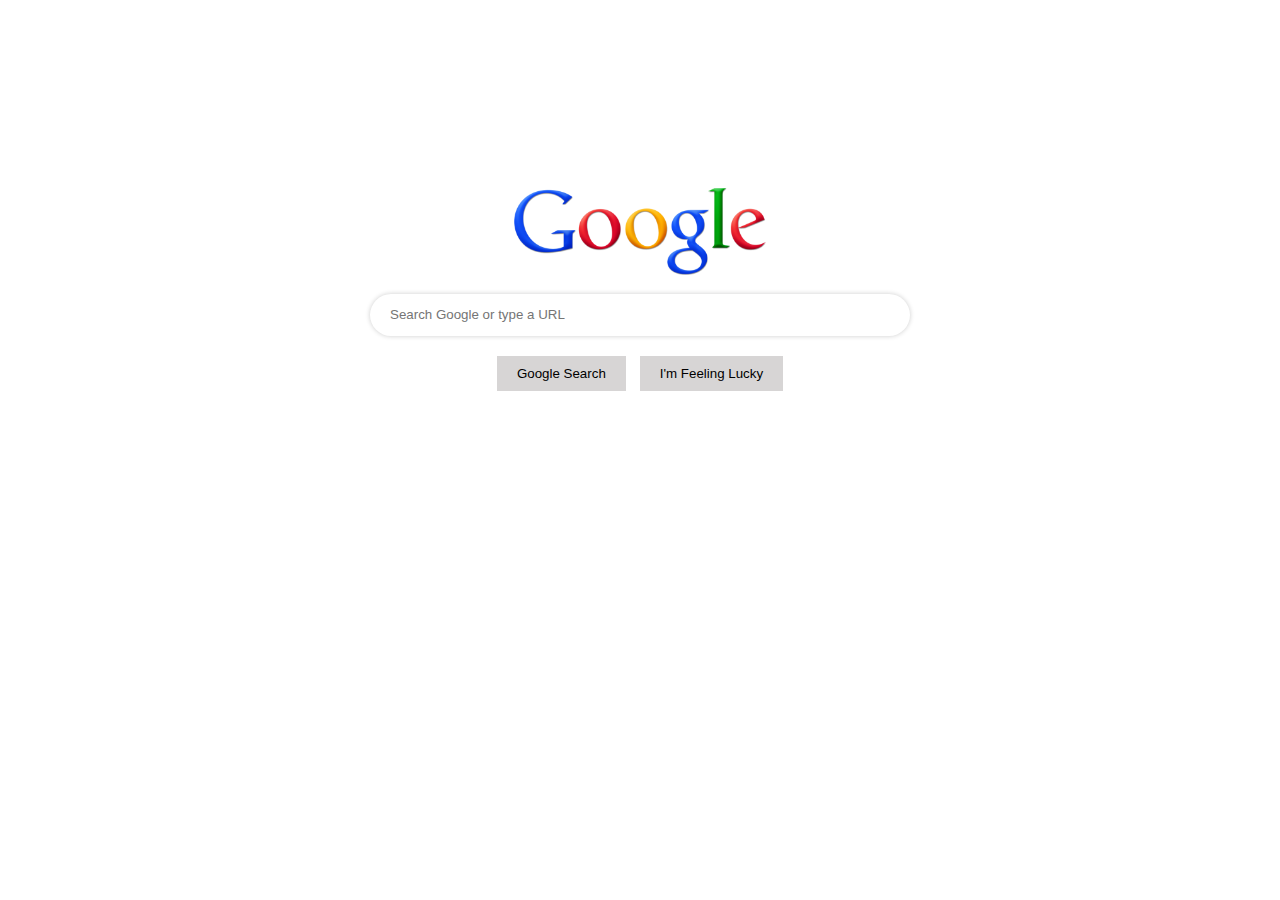
<file: html_basic/html-css-course/Exercises/Google_Front_Page/index.html>
<!DOCTYPE html>
<html lang="en">
<head>
  <meta charset="UTF-8">
  <meta http-equiv="X-UA-Compatible" content="IE=edge">
  <meta name="viewport" content="width=device-width, initial-scale=1.0">
  <link rel="stylesheet" href="google.css">
  <title>Google Front Page</title>
</head>
<body>
  
  <div>
    <div>
        <img class="googleLogo" src="Google.png">
    </div>

    <div>
      <input class="googleSearch" type="text" placeholder="Search Google or type a URL">
    </div>

    <div class="myButtons">
      <button class="button1">Google Search</button>
      <button class="button2">I'm Feeling Lucky</button>
    </div>
  </div>




</body>
</html>
</file>
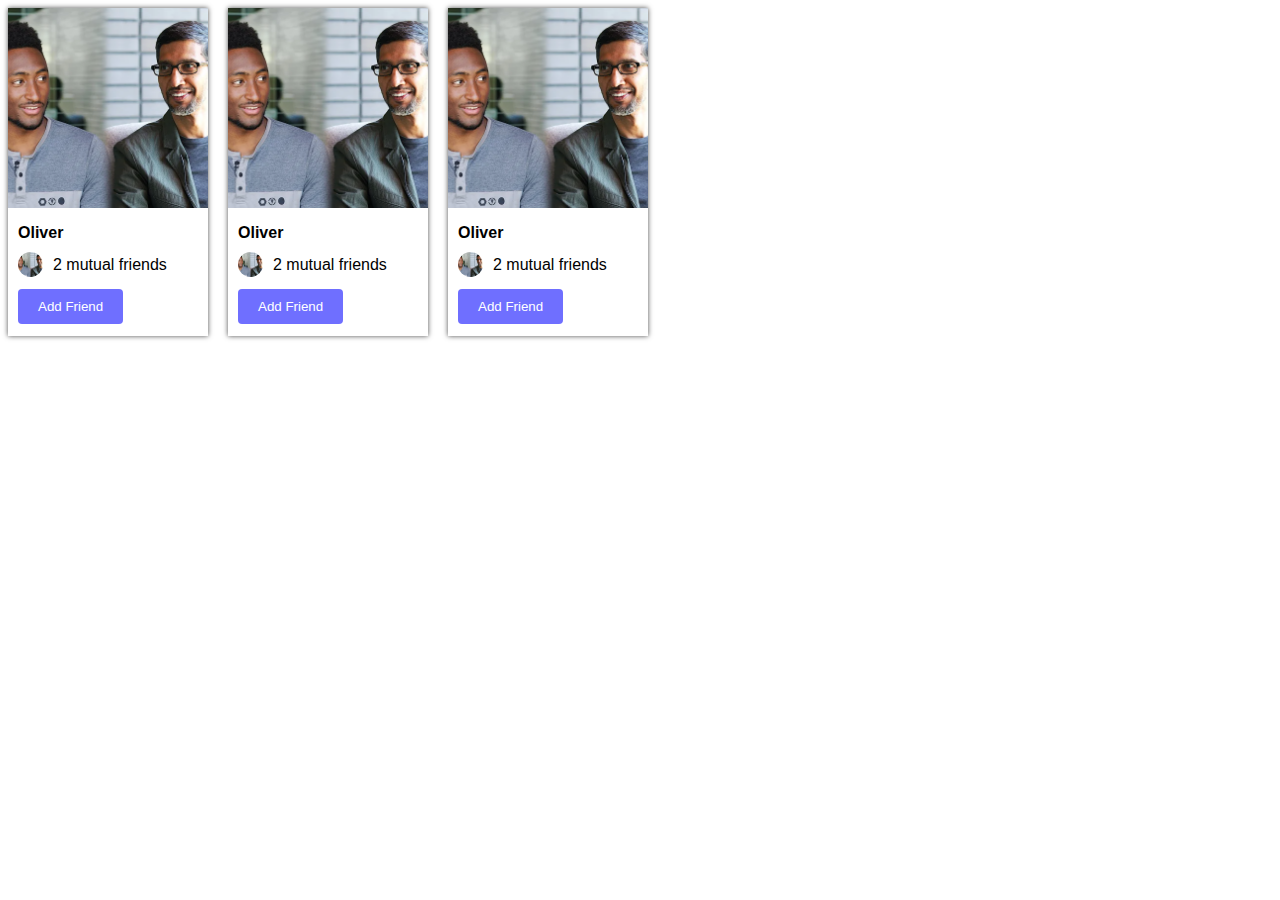
<file: html_basic/html-css-course/Exercises/profilePicturesGrid/index.html>
<!DOCTYPE html>
<html lang="en">
<head>
  <meta charset="UTF-8">
  <meta http-equiv="X-UA-Compatible" content="IE=edge">
  <meta name="viewport" content="width=device-width, initial-scale=1.0">
  <link rel="stylesheet" href="style.css">
  <title>Profile Pictures - Grid</title>
</head>
<body>

  <div class="gridContainer">

    <div class="myProfile">
      <img class="myPicture" src="thumbnail-1.webp">
      <p class="myName">Oliver</p>
      <div class="pictureAndMutual">
        <img class="myLittlePicture" src="thumbnail-1.webp">
        <p class="mutualFriends">2 mutual friends</p>
      </div>
      <button class="myButton">Add Friend</button>
    </div>

        <div class="myProfile">
          <img class="myPicture" src="thumbnail-1.webp">
          <p class="myName">Oliver</p>
          <div class="pictureAndMutual">
            <img class="myLittlePicture" src="thumbnail-1.webp">
            <p class="mutualFriends">2 mutual friends</p>
          </div>
          <button class="myButton">Add Friend</button>
        </div>

            <div class="myProfile">
              <img class="myPicture" src="thumbnail-1.webp">
              <p class="myName">Oliver</p>
              <div class="pictureAndMutual">
                <img class="myLittlePicture" src="thumbnail-1.webp">
                <p class="mutualFriends">2 mutual friends</p>
              </div>
              <button class="myButton">Add Friend</button>
            </div>

  </div>
  
</body>
</html>
</file>
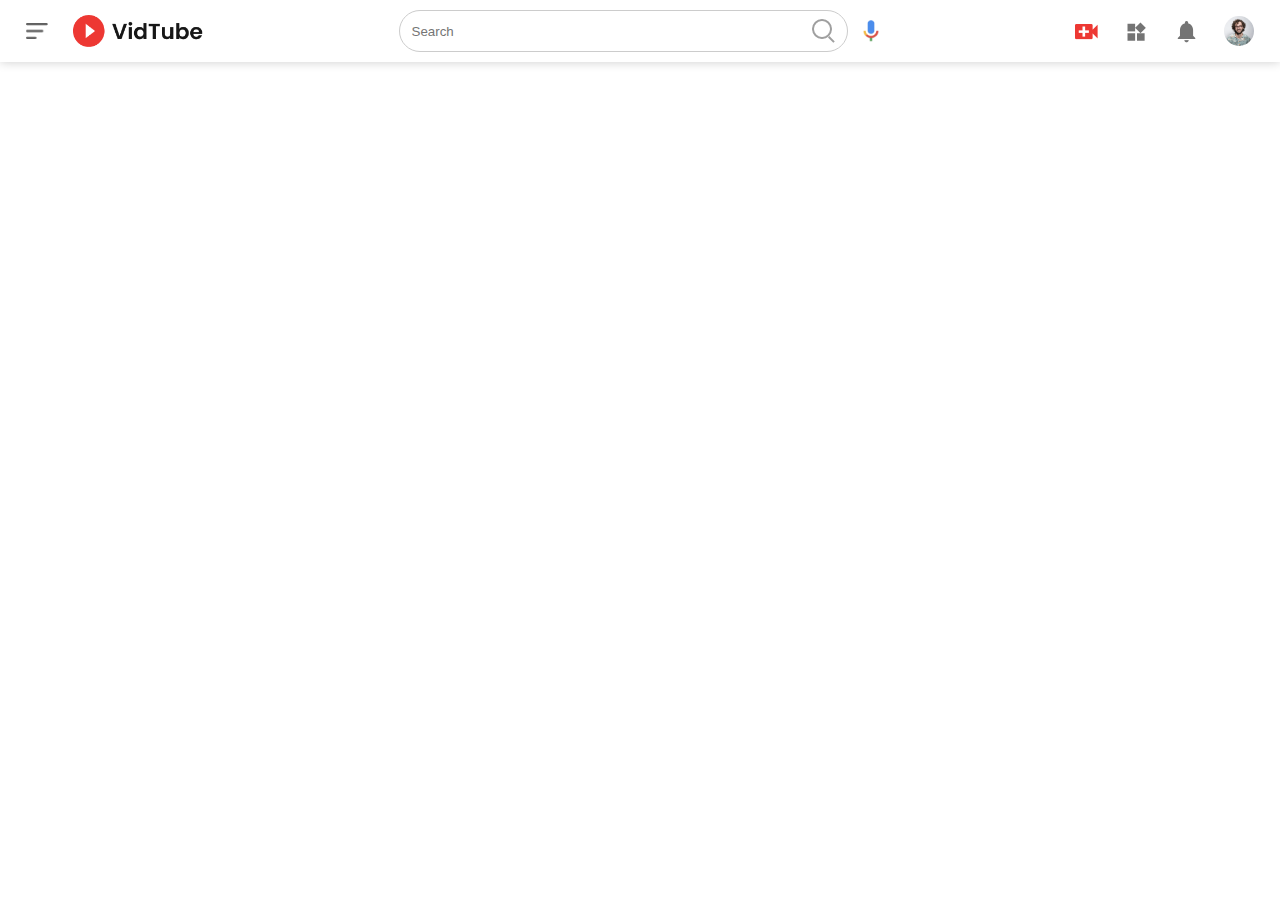
<file: eazytutorialyoutube/navigationBar.html>
<!DOCTYPE html>
<html lang="en">
  <head>
    <meta charset="UTF-8" />
    <meta http-equiv="X-UA-Compatible" content="IE=edge" />
    <meta name="viewport" content="width=device-width, initial-scale=1.0" />
    <link rel="preconnect" href="https://fonts.googleapis.com" />

    <!--Step 2 => We connect the fonts. 2 <link> tags above are our links from google fonts to connect.-->
    <link rel="preconnect" href="https://fonts.gstatic.com" crossorigin />
    <link
      href="https://fonts.googleapis.com/css2?family=Poppins:wght@100;200;300;400;500;600&display=swap"
      rel="stylesheet"
    />

    <!--Step 3 => WE connect style.css-->
    <link rel="stylesheet" href="style.css" />

    <title>Document</title>
  </head>
  <body>
    <!--Step 6 => Create the navigation bar-->
    <nav class="flex-div">
      <!--Step 7 => We will devide our nav in 3 divs-->

      <!--Step 7.1 => Our left div-->
      <!-- Step 17 => add the flex-div class also next to nav-left, to inherit css property-->
      <div class="nav-left flex-div">
        <!--Step 8 => In the left div we will add 2 images, menu icon & logo -->
        <img src="images/menu.png" class="menu-icon" />
        <img src="images/logo.png" class="logo" />
      </div>

      <!--Step 7.2 => Our middle div-->
      <!-- Step 18 =>Add contents in our middle div, also we add the flex-div class to get css properties-->
      <div class="nav-middle flex-div">
        <!--Step 19 => We create a div with an input for the search box and an image, also we add the flex-div class to get css properties from that. -->
        <div class="search-box flex-div">
          <input type="text" placeholder="Search" />
          <img src="images/search.png" />
        </div>

        <!--Step 20 => next to the search-box div, we add an image for the voice search icon-->
        <img src="images/voice-search.png" class="mic-icon" />
      </div>

      <!--Step 7.3 => Our right div-->
      <!--Step 15 => Our images are not aligned properly, so we add another class inside our right div, we add the flex-div that we have specified some proeprties to align-items: center;-->
      <div class="nav-right flex-div">
        <!--Step 9 => In the right side of the nav we will add some more images(icons)-->
        <img src="images/upload.png" />
        <img src="images/more.png" />
        <img src="images/notification.png" />
        <!--Step 13 => Our image is a little small and not circle so we add a class to adjust it-->
        <img src="images/Jack.png" class="user-icon" />
      </div>
    </nav>
  </body>
</html>
</file>
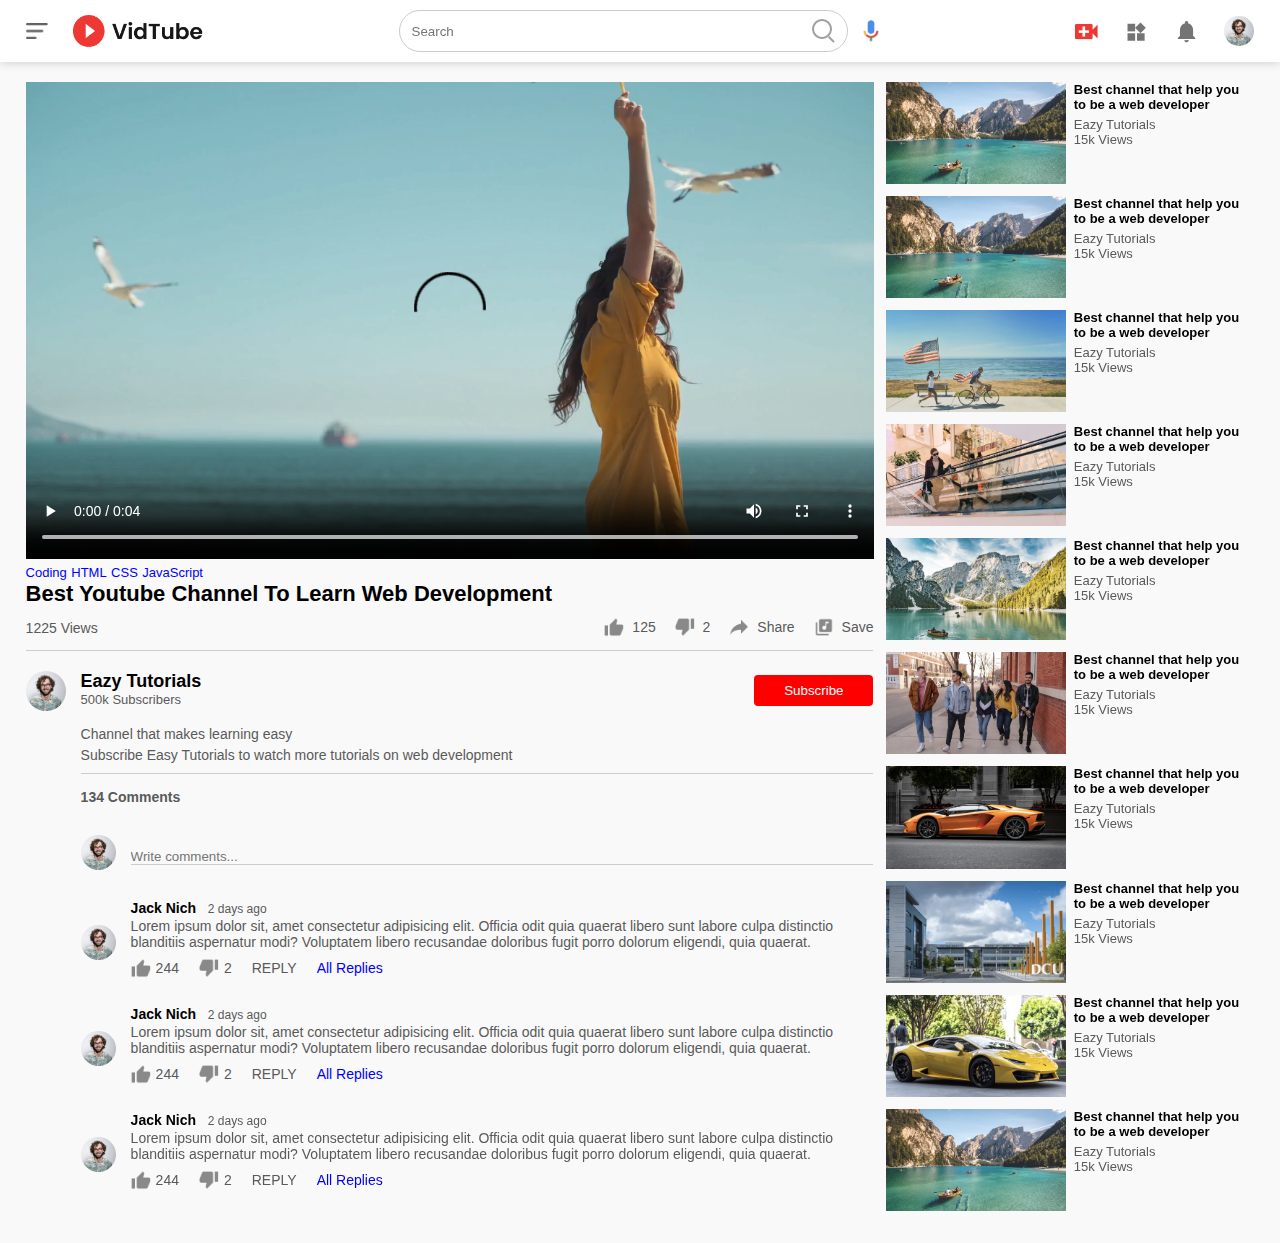
<file: eazytutorialyoutube/playvideo.html>
<!DOCTYPE html>
<html lang="en">
  <head>
    <meta charset="UTF-8" />
    <meta http-equiv="X-UA-Compatible" content="IE=edge" />
    <meta name="viewport" content="width=device-width, initial-scale=1.0" />
    <link rel="preconnect" href="https://fonts.googleapis.com" />
    <link rel="preconnect" href="https://fonts.gstatic.com" crossorigin />
    <link
      href="https://fonts.googleapis.com/css2?family=Poppins:wght@100;200;300;400;500;600&display=swap"
      rel="stylesheet"
    />
    <link rel="stylesheet" href="style.css" />
    <title>Play Video - Eazy Tutorials YouTube Channel</title>
  </head>

  <body>
    <nav class="flex-div">
      <div class="nav-left flex-div">
        <img src="images/menu.png" class="menu-icon" />
        <img src="images/logo.png" class="logo" />
      </div>

      <div class="nav-middle flex-div">
        <div class="search-box flex-div">
          <input type="text" placeholder="Search" />
          <img src="images/search.png" />
        </div>

        <img src="images/voice-search.png" class="mic-icon" />
      </div>

      <div class="nav-right flex-div">
        <img src="images/upload.png" />
        <img src="images/more.png" />
        <img src="images/notification.png" />
        <img src="images/Jack.png" class="user-icon" />
      </div>
    </nav>

    <div class="container play-container">
      <div class="row">
        <div class="play-video">
          <video controls autoplay>
            <source src="images/video.mp4" type="video/mp4" />
          </video>

          <div class="tags">
            <a href="#Coding">Coding</a>
            <a href="#HTML">HTML</a>
            <a href="#CSS">CSS</a>
            <a href="#JavaScript">JavaScript</a>
          </div>

          <h3>Best Youtube Channel To Learn Web Development</h3>
          <div class="play-video-info">
            <p>1225 Views</p>
            <div>
              <a href="#"><img src="images/like.png" />125</a>
              <a href="#"><img src="images/dislike.png" />2</a>
              <a href="#"><img src="images/share.png" />Share</a>
              <a href="#"><img src="images/save.png" />Save</a>
            </div>
          </div>
          <hr />

          <div class="publisher">
            <img src="images/Jack.png" />
            <div>
              <p>Eazy Tutorials</p>
              <span>500k Subscribers</span>
            </div>

            <button type="button">Subscribe</button>
          </div>

          <div class="vid-description">
            <p>Channel that makes learning easy</p>
            <p>
              Subscribe Easy Tutorials to watch more tutorials on web
              development
            </p>
            <hr />

            <h4>134 Comments</h4>

            <div class="add-comment">
              <img src="images/Jack.png" />
              <input type="text" placeholder="Write comments..." />
            </div>

            <div class="old-comment">
              <img src="images/Jack.png" />
              <div>
                <h3>Jack Nich <span>2 days ago</span></h3>
                <p>
                  Lorem ipsum dolor sit, amet consectetur adipisicing elit.
                  Officia odit quia quaerat libero sunt labore culpa distinctio
                  blanditiis aspernatur modi? Voluptatem libero recusandae
                  doloribus fugit porro dolorum eligendi, quia quaerat.
                </p>
                <div class="comment-action">
                  <img src="images/like.png" />
                  <span>244</span>
                  <img src="images/dislike.png" />
                  <span>2</span>
                  <span>REPLY</span>
                  <a href="#">All Replies</a>
                </div>
              </div>
            </div>

            <div class="old-comment">
              <img src="images/Jack.png" />
              <div>
                <h3>Jack Nich <span>2 days ago</span></h3>
                <p>
                  Lorem ipsum dolor sit, amet consectetur adipisicing elit.
                  Officia odit quia quaerat libero sunt labore culpa distinctio
                  blanditiis aspernatur modi? Voluptatem libero recusandae
                  doloribus fugit porro dolorum eligendi, quia quaerat.
                </p>
                <div class="comment-action">
                  <img src="images/like.png" />
                  <span>244</span>
                  <img src="images/dislike.png" />
                  <span>2</span>
                  <span>REPLY</span>
                  <a href="#">All Replies</a>
                </div>
              </div>
            </div>

            <div class="old-comment">
              <img src="images/Jack.png" />
              <div>
                <h3>Jack Nich <span>2 days ago</span></h3>
                <p>
                  Lorem ipsum dolor sit, amet consectetur adipisicing elit.
                  Officia odit quia quaerat libero sunt labore culpa distinctio
                  blanditiis aspernatur modi? Voluptatem libero recusandae
                  doloribus fugit porro dolorum eligendi, quia quaerat.
                </p>
                <div class="comment-action">
                  <img src="images/like.png" />
                  <span>244</span>
                  <img src="images/dislike.png" />
                  <span>2</span>
                  <span>REPLY</span>
                  <a href="#">All Replies</a>
                </div>
              </div>
            </div>
          </div>
        </div>

        <div class="right-sidebar">
          <div class="side-video-list">
            <a href="#" class="small-thumbnail"
              ><img src="images/thumbnail1.png"
            /></a>
            <div class="vid-info">
              <a href="">Best channel that help you to be a web developer</a>
              <p>Eazy Tutorials</p>
              <p>15k Views</p>
            </div>
          </div>

          <div class="side-video-list">
            <a href="#" class="small-thumbnail"
              ><img src="images/thumbnail1.png"
            /></a>
            <div class="vid-info">
              <a href="">Best channel that help you to be a web developer</a>
              <p>Eazy Tutorials</p>
              <p>15k Views</p>
            </div>
          </div>

          <div class="side-video-list">
            <a href="#" class="small-thumbnail"
              ><img src="images/thumbnail2.png"
            /></a>
            <div class="vid-info">
              <a href="">Best channel that help you to be a web developer</a>
              <p>Eazy Tutorials</p>
              <p>15k Views</p>
            </div>
          </div>

          <div class="side-video-list">
            <a href="#" class="small-thumbnail"
              ><img src="images/thumbnail3.png"
            /></a>
            <div class="vid-info">
              <a href="">Best channel that help you to be a web developer</a>
              <p>Eazy Tutorials</p>
              <p>15k Views</p>
            </div>
          </div>

          <div class="side-video-list">
            <a href="#" class="small-thumbnail"
              ><img src="images/thumbnail4.png"
            /></a>
            <div class="vid-info">
              <a href="">Best channel that help you to be a web developer</a>
              <p>Eazy Tutorials</p>
              <p>15k Views</p>
            </div>
          </div>

          <div class="side-video-list">
            <a href="#" class="small-thumbnail"
              ><img src="images/thumbnail5.png"
            /></a>
            <div class="vid-info">
              <a href="">Best channel that help you to be a web developer</a>
              <p>Eazy Tutorials</p>
              <p>15k Views</p>
            </div>
          </div>

          <div class="side-video-list">
            <a href="#" class="small-thumbnail"
              ><img src="images/thumbnail6.png"
            /></a>
            <div class="vid-info">
              <a href="">Best channel that help you to be a web developer</a>
              <p>Eazy Tutorials</p>
              <p>15k Views</p>
            </div>
          </div>

          <div class="side-video-list">
            <a href="#" class="small-thumbnail"
              ><img src="images/thumbnail7.png"
            /></a>
            <div class="vid-info">
              <a href="">Best channel that help you to be a web developer</a>
              <p>Eazy Tutorials</p>
              <p>15k Views</p>
            </div>
          </div>

          <div class="side-video-list">
            <a href="#" class="small-thumbnail"
              ><img src="images/thumbnail8.png"
            /></a>
            <div class="vid-info">
              <a href="">Best channel that help you to be a web developer</a>
              <p>Eazy Tutorials</p>
              <p>15k Views</p>
            </div>
          </div>

          <div class="side-video-list">
            <a href="#" class="small-thumbnail"
              ><img src="images/thumbnail1.png"
            /></a>
            <div class="vid-info">
              <a href="">Best channel that help you to be a web developer</a>
              <p>Eazy Tutorials</p>
              <p>15k Views</p>
            </div>
          </div>
        </div>
      </div>
    </div>
  </body>
</html>
</file>
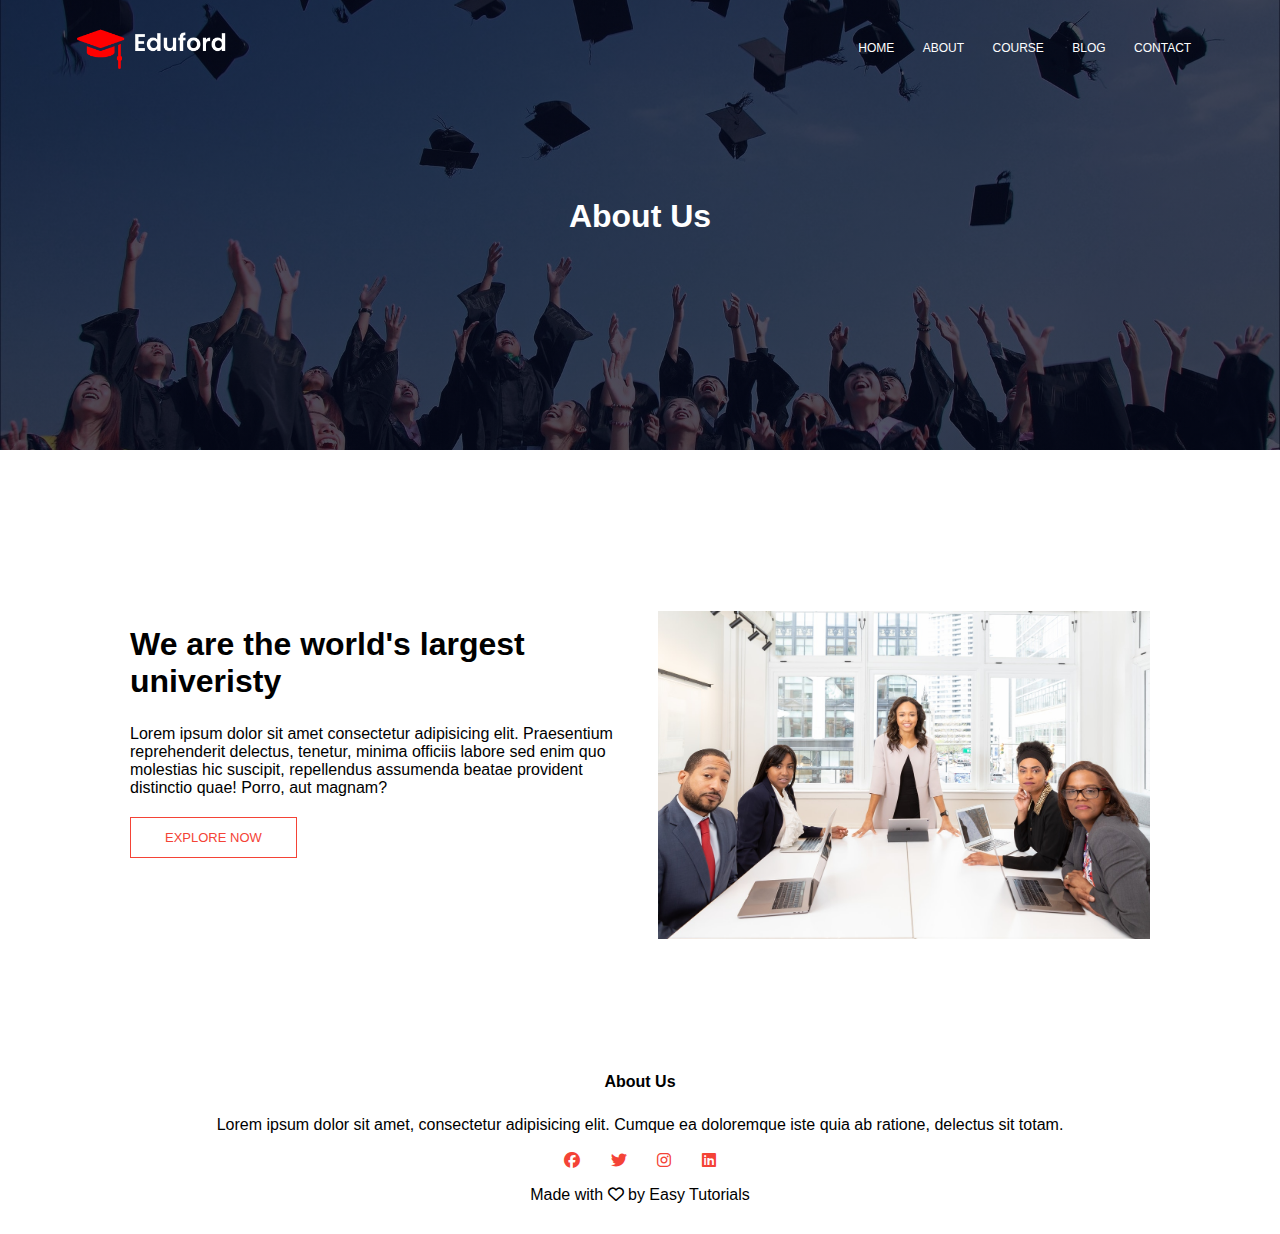
<file: How To Make Website Using HTML & CSS/about.html>
<!DOCTYPE html>
<html lang="en">
<head>
  <meta charset="UTF-8">
  <meta http-equiv="X-UA-Compatible" content="IE=edge">
  <meta name="viewport" content="width=device-width, initial-scale=1.0">
  <link rel="stylesheet" href="style.css">
  <link rel="preconnect" href="https://fonts.googleapis.com">
  <link rel="preconnect" href="https://fonts.gstatic.com" crossorigin>

  <link rel="stylesheet" href="https://cdnjs.cloudflare.com/ajax/libs/font-awesome/6.4.0/css/all.min.css" >
  <title>Document</title>
</head>
<body>
  
  <section class="about-header">
    <nav>
      <a href="index.html"><img src="eduford_img/logo.png"></a>

      <div class="nav-links" id="navLinks">
        <i class="fa fa-times" onclick="hideMenu()"></i>
        <ul>
          <li><a href="index.html">HOME</a></li>
          <li><a href="about.html">ABOUT</a></li>
          <li><a href="course.html">COURSE</a></li>
          <li><a href="blog.html">BLOG</a></li>
          <li><a href="contact.html">CONTACT</a></li>
        </ul>
      </div>
      <i class="fa fa-bars" onclick="showMenu()"></i>
    </nav>

    <h1>About Us</h1>

  </section>


  <!---------------------- ABOUT US CONTENT----------------->

  <section class="about-us">

    <div class="row">
      <div class="about-col">
        <h1>We are the world's largest univeristy</h1>
        <p>Lorem ipsum dolor sit amet consectetur adipisicing elit. Praesentium reprehenderit delectus, tenetur, minima officiis labore sed enim quo molestias hic suscipit, repellendus assumenda beatae provident distinctio quae! Porro, aut magnam?</p>
        <a href="" class="hero-btn red-btn">EXPLORE NOW</a>
      </div>
      <div class="about-col">
        <img src="eduford_img/about.jpg">
      </div>
    </div>
  </section>

  

  <!----------------FOOTER---------------------------->

  <section class="footer">
    <h4>About Us</h4>
    <p>Lorem ipsum dolor sit amet, consectetur adipisicing elit. Cumque ea doloremque iste quia ab ratione, delectus sit totam.</p>
    <div class="icons">
      <i class="fa-brands fa-facebook"></i>
      <i class="fa-brands fa-twitter"></i>
      <i class="fa-brands fa-instagram"></i>
      <i class="fa-brands fa-linkedin"></i>
    </div>
    <p>Made with <i class="fa-regular fa-heart"></i> by Easy Tutorials</p>
  </section>

  <!----------------- JAVASCRIPT for Toggle Menu----------------------->
  <script>
    function hideMenu(){
      document.getElementById("navLinks").style.right = "-200px";
    }

    function showMenu() {
        document.getElementById("navLinks").style.right = "0px";
      }
  </script>
</body>
</html>
</file>
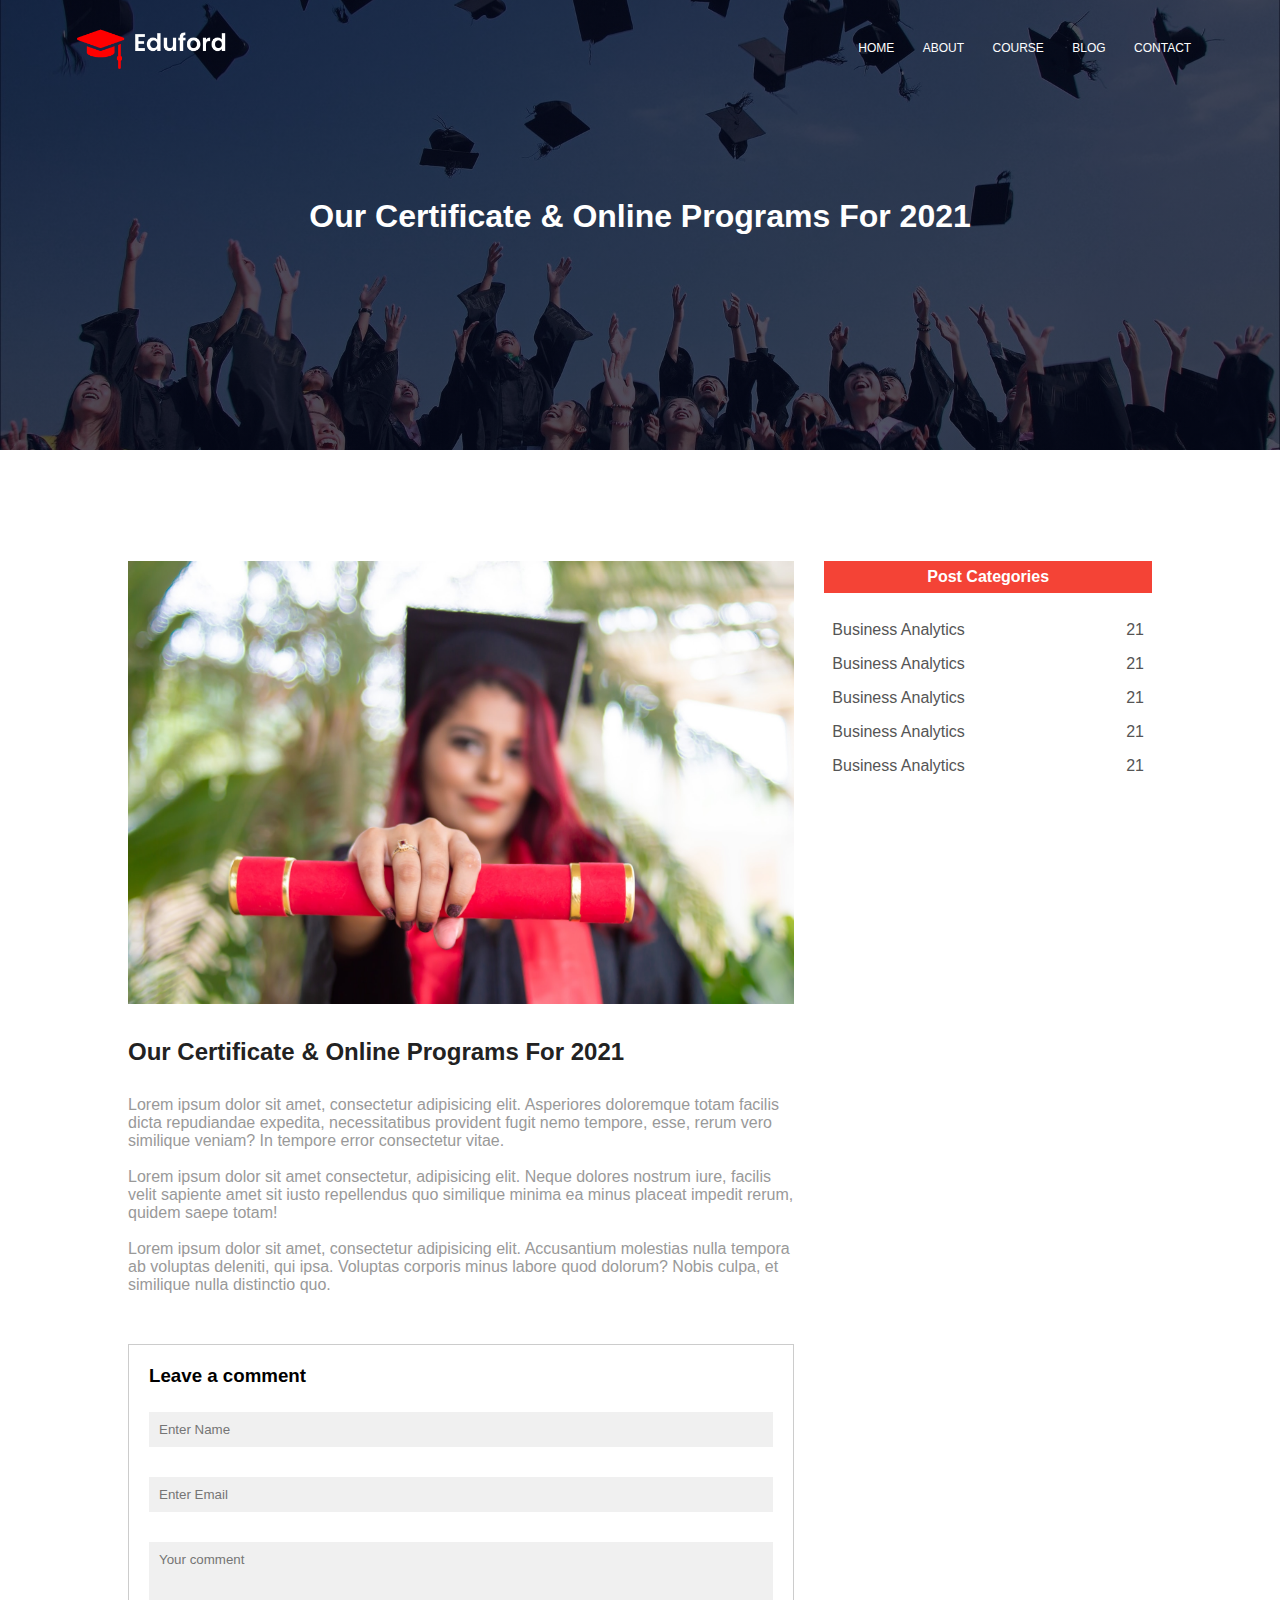
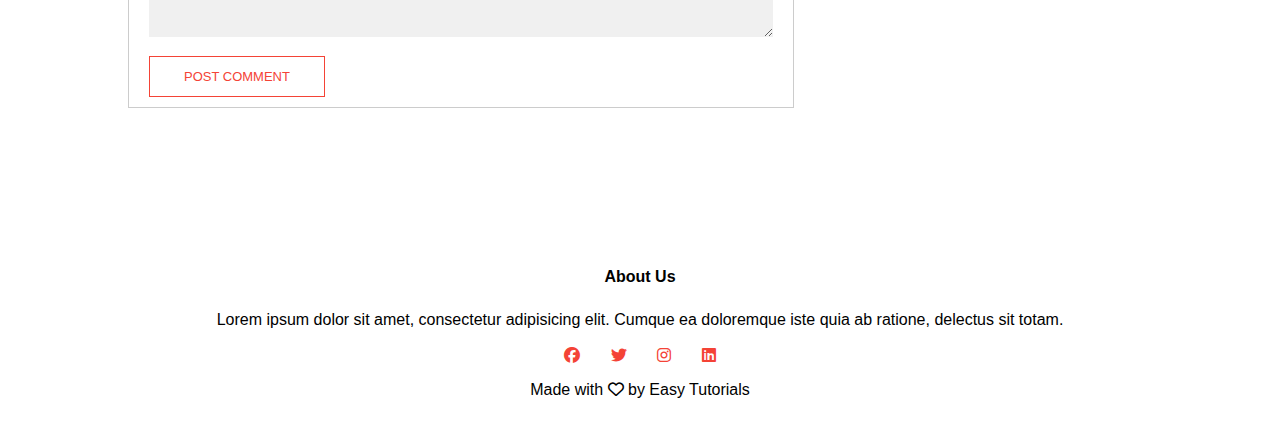
<file: How To Make Website Using HTML & CSS/blog.html>
<!DOCTYPE html>
<html lang="en">
<head>
  <meta charset="UTF-8">
  <meta http-equiv="X-UA-Compatible" content="IE=edge">
  <meta name="viewport" content="width=device-width, initial-scale=1.0">
  <link rel="stylesheet" href="style.css">
  <link rel="preconnect" href="https://fonts.googleapis.com">
  <link rel="preconnect" href="https://fonts.gstatic.com" crossorigin>

  <link rel="stylesheet" href="https://cdnjs.cloudflare.com/ajax/libs/font-awesome/6.4.0/css/all.min.css" >
  <title>Document</title>
</head>
<body>
  
  <section class="about-header">
    <nav>
      <a href="index.html"><img src="eduford_img/logo.png"></a>

      <div class="nav-links" id="navLinks">
        <i class="fa fa-times" onclick="hideMenu()"></i>
        <ul>
          <li><a href="index.html">HOME</a></li>
          <li><a href="about.html">ABOUT</a></li>
          <li><a href="course.html">COURSE</a></li>
          <li><a href="blog.html">BLOG</a></li>
          <li><a href="contact.html">CONTACT</a></li>
        </ul>
      </div>
      <i class="fa fa-bars" onclick="showMenu()"></i>
    </nav>

    <h1>Our Certificate & Online Programs For 2021</h1>

  </section>

  <!----------------blog page content---------------->

  <section class="blog-content">

    <div class="row">
      <div class="blog-left">
        <img src="eduford_img/certificate.jpg">
        <h2>Our Certificate & Online Programs For 2021</h2>
        <p>Lorem ipsum dolor sit amet, consectetur adipisicing elit. Asperiores doloremque totam facilis dicta repudiandae expedita, necessitatibus provident fugit nemo tempore, esse, rerum vero similique veniam? In tempore error consectetur vitae.</p>
        <br>
        <p>Lorem ipsum dolor sit amet consectetur, adipisicing elit. Neque dolores nostrum iure, facilis velit sapiente amet sit iusto repellendus quo similique minima ea minus placeat impedit rerum, quidem saepe totam!</p>
        <br>
        <p>Lorem ipsum dolor sit amet, consectetur adipisicing elit. Accusantium molestias nulla tempora ab voluptas deleniti, qui ipsa. Voluptas corporis minus labore quod dolorum? Nobis culpa, et similique nulla distinctio quo.</p>

        <div class="comment-box">
          <h3>Leave a comment</h3>
          <form class="myForm">
            <input type="text" placeholder="Enter Name">
            <input type="email" placeholder="Enter Email">
            <textarea rows="5" placeholder="Your comment"></textarea>
            <button type="submit" class="hero-btn red-btn">POST COMMENT</button>
          </form>
        </div>
        
      </div>

      <div class="blog-right">
        <h3>Post Categories</h3>
        <div>
          <span>Business Analytics</span>
          <span>21</span>
        </div>

        <div>
           <span>Business Analytics</span>
           <span>21</span>
        </div>

        <div>
             <span>Business Analytics</span>
             <span>21</span>
        </div>

        <div>
           <span>Business Analytics</span>
            <span>21</span>
        </div>

        <div>
           <span>Business Analytics</span>
           <span>21</span>
        </div>
      </div>
    </div>
  </section>

  

  <!----------------FOOTER---------------------------->

  <section class="footer">
    <h4>About Us</h4>
    <p>Lorem ipsum dolor sit amet, consectetur adipisicing elit. Cumque ea doloremque iste quia ab ratione, delectus sit totam.</p>
    <div class="icons">
      <i class="fa-brands fa-facebook"></i>
      <i class="fa-brands fa-twitter"></i>
      <i class="fa-brands fa-instagram"></i>
      <i class="fa-brands fa-linkedin"></i>
    </div>
    <p>Made with <i class="fa-regular fa-heart"></i> by Easy Tutorials</p>
  </section>

  <!----------------- JAVASCRIPT for Toggle Menu----------------------->
  <script>
    function hideMenu(){
      document.getElementById("navLinks").style.right = "-200px";
    }

    function showMenu() {
        document.getElementById("navLinks").style.right = "0px";
      }
  </script>
</body>
</html>
</file>
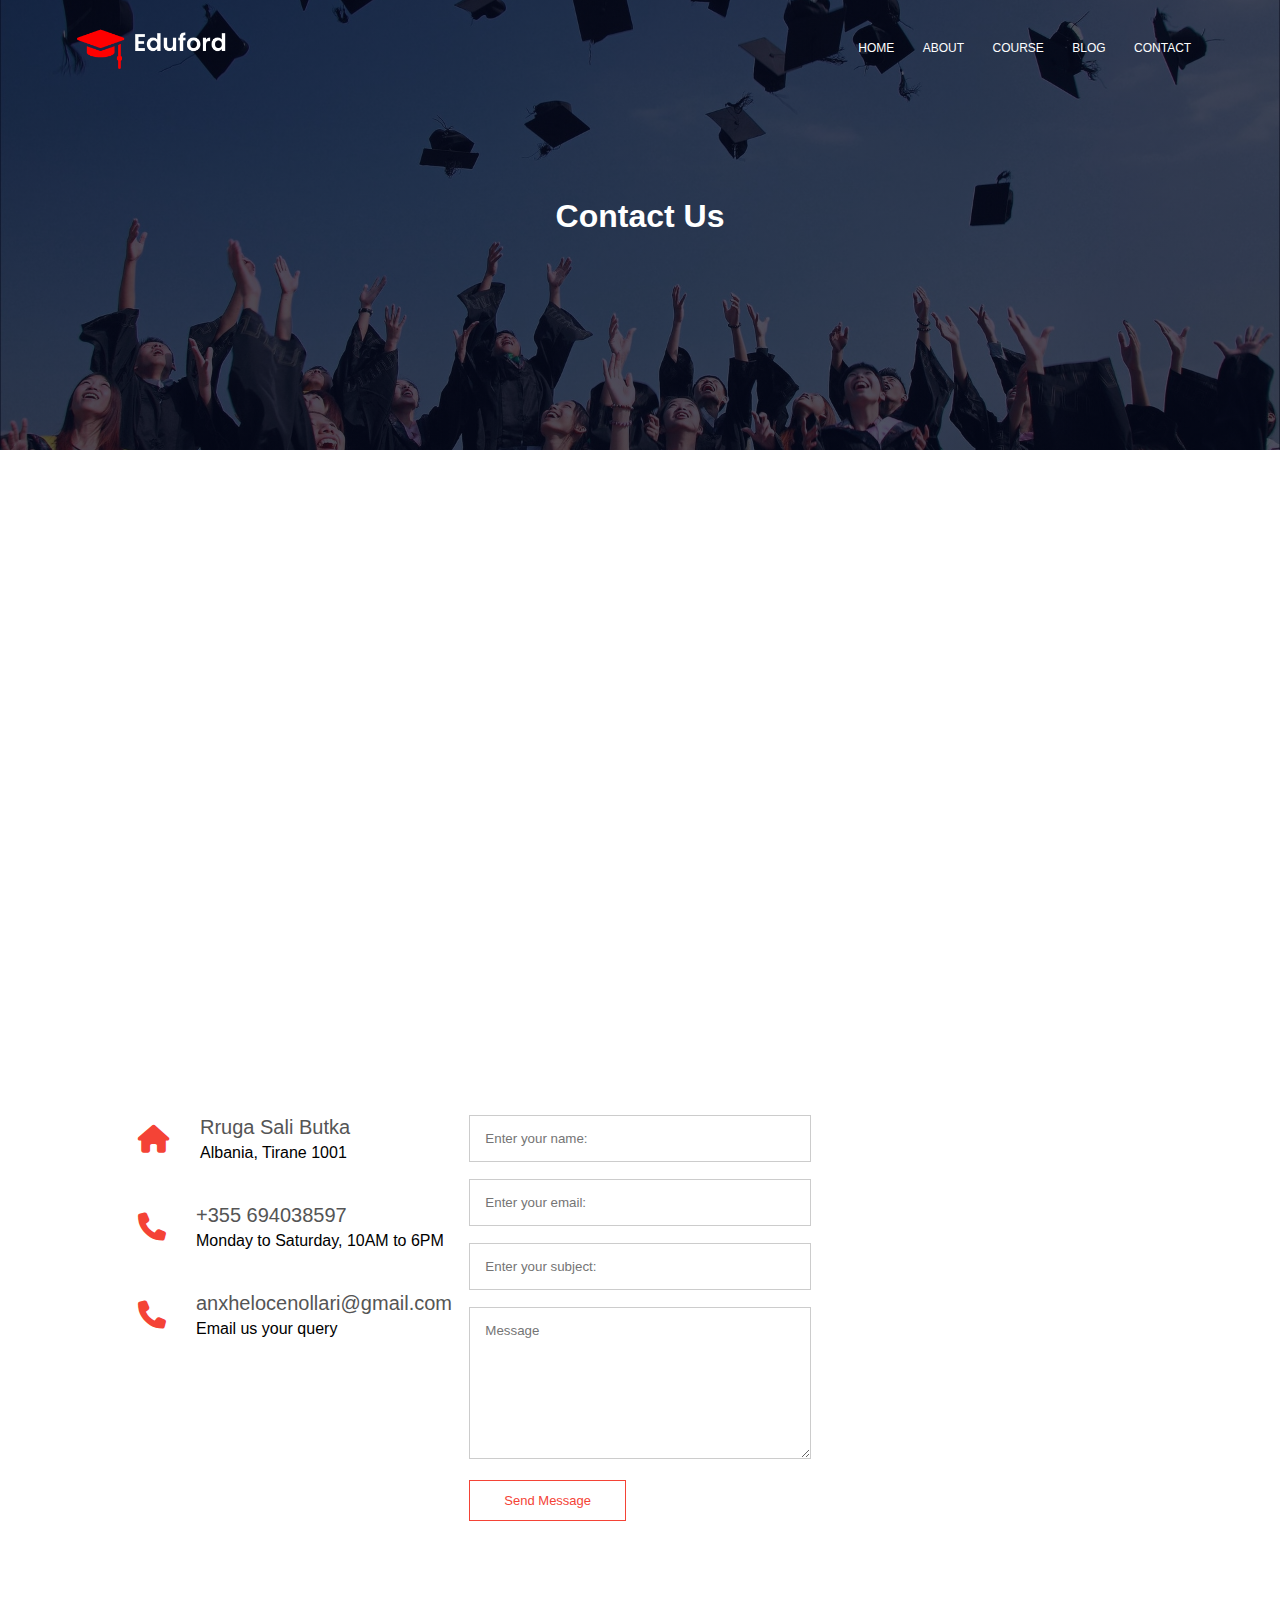
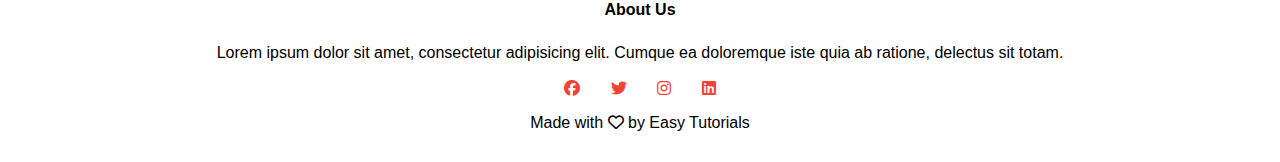
<file: How To Make Website Using HTML & CSS/contact.html>
<!DOCTYPE html>
<html lang="en">
<head>
  <meta charset="UTF-8">
  <meta http-equiv="X-UA-Compatible" content="IE=edge">
  <meta name="viewport" content="width=device-width, initial-scale=1.0">
  <link rel="stylesheet" href="style.css">
  <link rel="preconnect" href="https://fonts.googleapis.com">
  <link rel="preconnect" href="https://fonts.gstatic.com" crossorigin>

  <link rel="stylesheet" href="https://cdnjs.cloudflare.com/ajax/libs/font-awesome/6.4.0/css/all.min.css" >
  <title>Document</title>
</head>
<body>
  
  <section class="about-header">
    <nav>
      <a href="index.html"><img src="eduford_img/logo.png"></a>

      <div class="nav-links" id="navLinks">
        <i class="fa fa-times" onclick="hideMenu()"></i>
        <ul>
          <li><a href="index.html">HOME</a></li>
          <li><a href="about.html">ABOUT</a></li>
          <li><a href="course.html">COURSE</a></li>
          <li><a href="blog.html">BLOG</a></li>
          <li><a href="contact.html">CONTACT</a></li>
        </ul>
      </div>
      <i class="fa fa-bars" onclick="showMenu()"></i>
    </nav>

    <h1>Contact Us</h1>

  </section>

  <!----------- CONTACT US------------------------>

  <section class="location">
    <iframe
      src="https://www.google.com/maps/embed?pb=!1m14!1m12!1m3!1d187.27082138141597!2d19.801260750152498!3d41.32336864694956!2m3!1f0!2f0!3f0!3m2!1i1024!2i768!4f13.1!5e0!3m2!1sen!2s!4v1683807407478!5m2!1sen!2s"
      width="600" height="450" style="border:0;" allowfullscreen="" loading="lazy"
      referrerpolicy="no-referrer-when-downgrade"></iframe>

  </section>

  <section class="contact-us">

    <div class="row">

      <div class="contact-col">
        <div>
                  <i class="fa-solid fa-house"></i>
                  <span>
                    <h5>Rruga Sali Butka</h5>
                    <p>Albania, Tirane 1001</p>
                  </span>
        </div>

        <div>
                    <i class="fa-solid fa-phone"></i>
                    <span>
                      <h5>+355 694038597</h5>
                      <p>Monday to Saturday, 10AM to 6PM</p>
                    </span>
        </div>

        <div>
                    <i class="fa-solid fa-phone"></i>
                    <span>
                      <h5>anxhelocenollari@gmail.com</h5>
                      <p>Email us your query</p>
                    </span>
        </div>

      </div>

      <div class="contact-col">

        <form action="form-handeler.php" method="POST">
          <input type="text" name="name" placeholder="Enter your name:" required>
          <input type="email" name="email" placeholder="Enter your email:" required>
          <input type="text" name="subject" placeholder="Enter your subject:" required>
          <textarea rows="8" name="message" placeholder="Message" required></textarea>
          <button type="submit" class="hero-btn red-btn">Send Message</button>
        </form>
      </div>

      <div class="contact-col">

      </div>

    </div>
  </section>

  

  <!----------------FOOTER---------------------------->

  <section class="footer">
    <h4>About Us</h4>
    <p>Lorem ipsum dolor sit amet, consectetur adipisicing elit. Cumque ea doloremque iste quia ab ratione, delectus sit totam.</p>
    <div class="icons">
      <i class="fa-brands fa-facebook"></i>
      <i class="fa-brands fa-twitter"></i>
      <i class="fa-brands fa-instagram"></i>
      <i class="fa-brands fa-linkedin"></i>
    </div>
    <p>Made with <i class="fa-regular fa-heart"></i> by Easy Tutorials</p>
  </section>

  <!----------------- JAVASCRIPT for Toggle Menu----------------------->
  <script>
    function hideMenu(){
      document.getElementById("navLinks").style.right = "-200px";
    }

    function showMenu() {
        document.getElementById("navLinks").style.right = "0px";
      }
  </script>
</body>
</html>
</file>
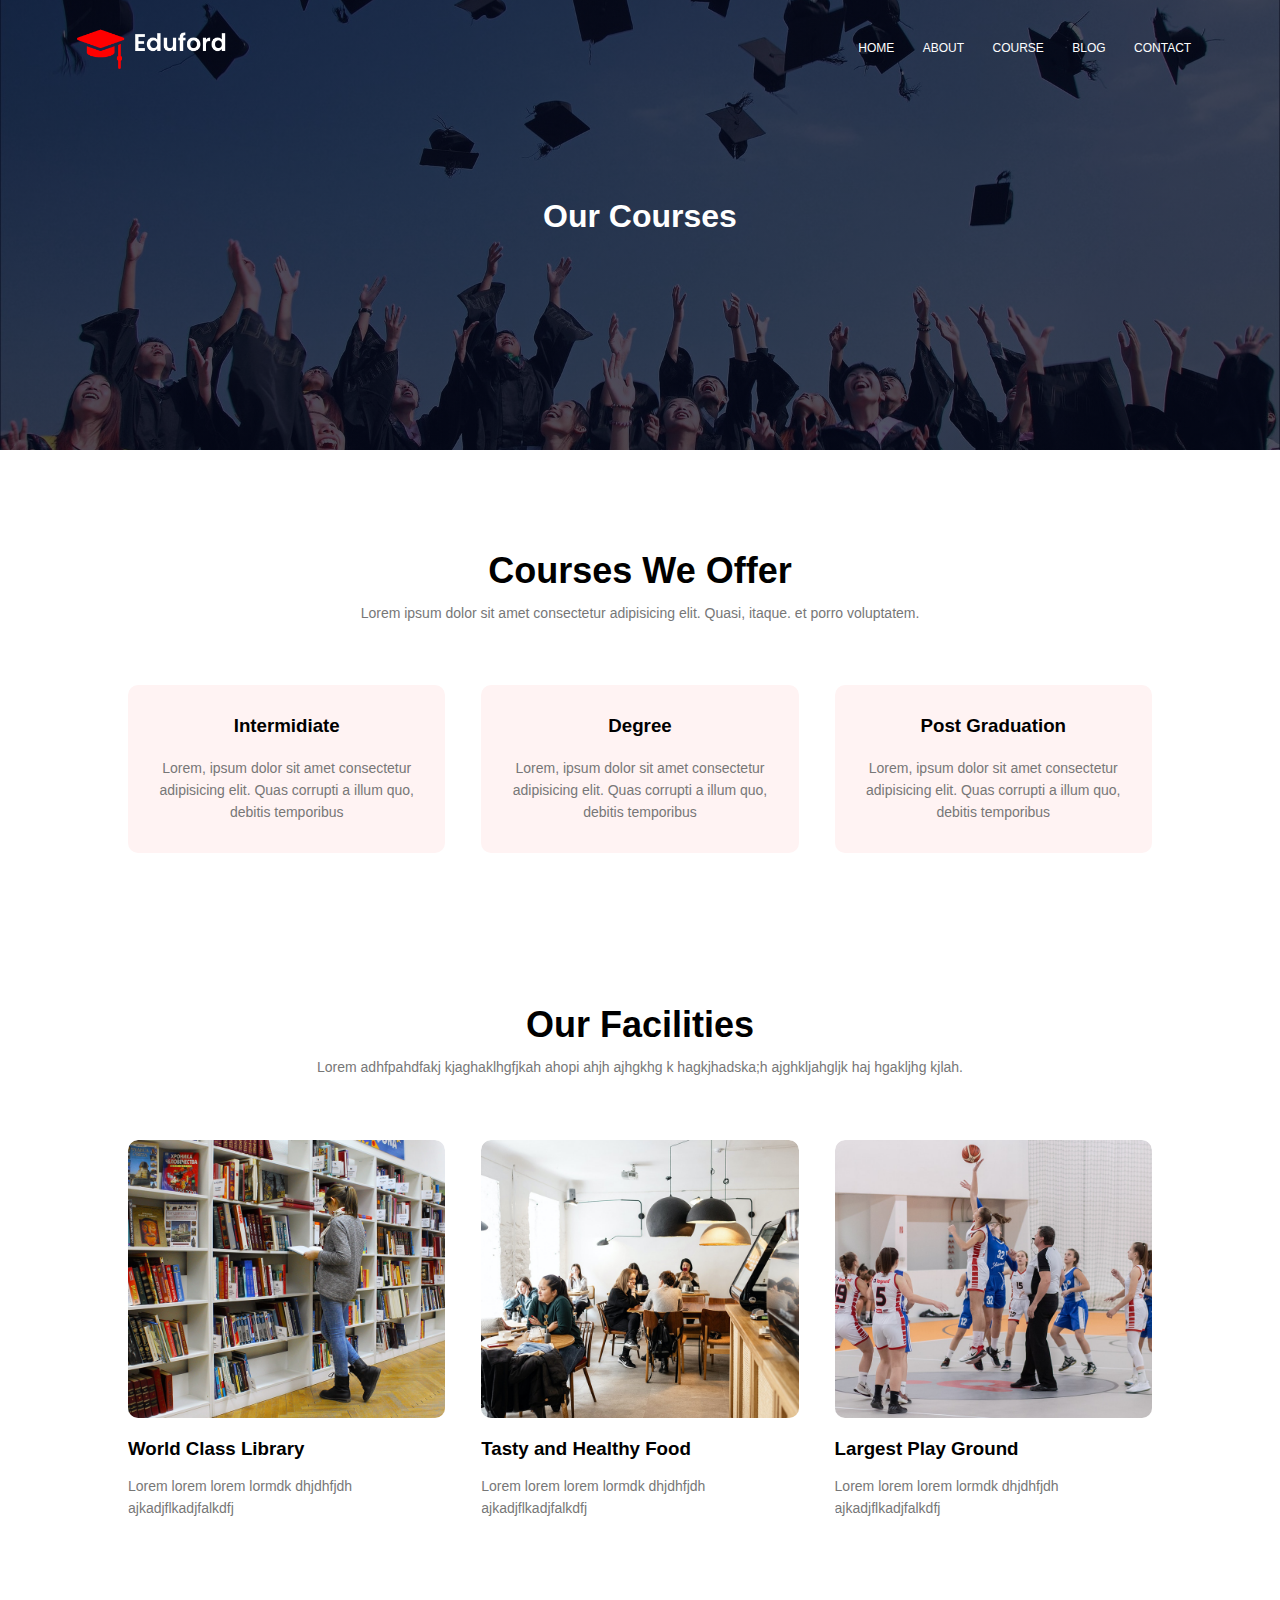
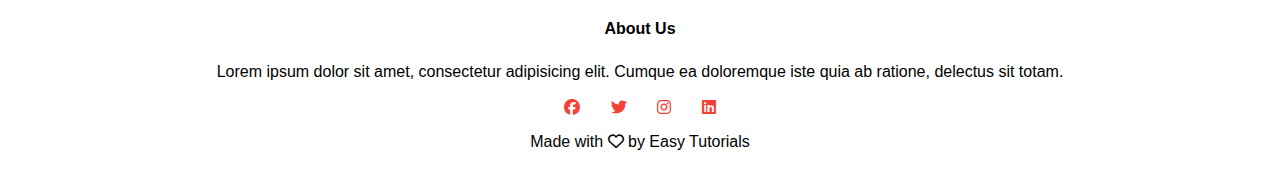
<file: How To Make Website Using HTML & CSS/course.html>
<!DOCTYPE html>
<html lang="en">
<head>
  <meta charset="UTF-8">
  <meta http-equiv="X-UA-Compatible" content="IE=edge">
  <meta name="viewport" content="width=device-width, initial-scale=1.0">
  <link rel="stylesheet" href="style.css">
  <link rel="preconnect" href="https://fonts.googleapis.com">
  <link rel="preconnect" href="https://fonts.gstatic.com" crossorigin>

  <link rel="stylesheet" href="https://cdnjs.cloudflare.com/ajax/libs/font-awesome/6.4.0/css/all.min.css" >
  <title>Document</title>
</head>
<body>
  
  <section class="about-header">
    <nav>
      <a href="index.html"><img src="eduford_img/logo.png"></a>

      <div class="nav-links" id="navLinks">
        <i class="fa fa-times" onclick="hideMenu()"></i>
        <ul>
          <li><a href="index.html">HOME</a></li>
          <li><a href="about.html">ABOUT</a></li>
          <li><a href="course.html">COURSE</a></li>
          <li><a href="blog.html">BLOG</a></li>
          <li><a href="contact.html">CONTACT</a></li>
        </ul>
      </div>
      <i class="fa fa-bars" onclick="showMenu()"></i>
    </nav>

    <h1>Our Courses</h1>

  </section>

  <!------------- COURSE --------------->
  
  <section class="course">
    <h1>Courses We Offer</h1>
    <p>Lorem ipsum dolor sit amet consectetur adipisicing elit. Quasi, itaque. et porro voluptatem.</p>
  
    <div class="row">
      <div class="course-col">
        <h3>Intermidiate</h3>
        <p>Lorem, ipsum dolor sit amet consectetur adipisicing elit. Quas corrupti a illum quo, debitis temporibus</p>
      </div>
  
      <div class="course-col">
        <h3>Degree</h3>
        <p>Lorem, ipsum dolor sit amet consectetur adipisicing elit. Quas corrupti a illum quo, debitis temporibus</p>
      </div>
  
      <div class="course-col">
        <h3>Post Graduation</h3>
        <p>Lorem, ipsum dolor sit amet consectetur adipisicing elit. Quas corrupti a illum quo, debitis temporibus</p>
      </div>
  
    </div>
  </section>

  <!----------- FACILITIES-------------->

  <section class="facilities">
  
    <h1>Our Facilities</h1>
    <p>Lorem adhfpahdfakj kjaghaklhgfjkah ahopi ahjh ajhgkhg k hagkjhadska;h ajghkljahgljk haj hgakljhg kjlah.</p>
  
    <div class="row">
      <div class="facilities-col">
        <img src="eduford_img/library.png">
        <h3>World Class Library</h3>
        <p>Lorem lorem lorem lormdk dhjdhfjdh ajkadjflkadjfalkdfj</p>
      </div>
  
      <div class="facilities-col">
        <img src="eduford_img/cafeteria.png">
        <h3>Tasty and Healthy Food</h3>
        <p>Lorem lorem lorem lormdk dhjdhfjdh ajkadjflkadjfalkdfj</p>
      </div>
  
      <div class="facilities-col">
        <img src="eduford_img/basketball.png">
        <h3>Largest Play Ground</h3>
        <p>Lorem lorem lorem lormdk dhjdhfjdh ajkadjflkadjfalkdfj</p>
      </div>
    </div>
  
  </section>
  
  

  <!----------------FOOTER---------------------------->

  <section class="footer">
    <h4>About Us</h4>
    <p>Lorem ipsum dolor sit amet, consectetur adipisicing elit. Cumque ea doloremque iste quia ab ratione, delectus sit totam.</p>
    <div class="icons">
      <i class="fa-brands fa-facebook"></i>
      <i class="fa-brands fa-twitter"></i>
      <i class="fa-brands fa-instagram"></i>
      <i class="fa-brands fa-linkedin"></i>
    </div>
    <p>Made with <i class="fa-regular fa-heart"></i> by Easy Tutorials</p>
  </section>

  <!----------------- JAVASCRIPT for Toggle Menu----------------------->
  <script>
    function hideMenu(){
      document.getElementById("navLinks").style.right = "-200px";
    }

    function showMenu() {
        document.getElementById("navLinks").style.right = "0px";
      }
  </script>
</body>
</html>
</file>
<file: AdminDashboard-HTML-CSS/styles.css>
* {
  margin: 0;
  padding: 0;
  box-sizing: border-box;
  font-family: "Poppins", sans-serif;
}

body {
  overflow-x: hidden;
}

.container {
  position: relative;
  width: 100%;
}

/*   SIDEBAR CONTENT*/
.sidebar {
  position: fixed;
  width: 300px;
  height: 100%;
  background: linear-gradient(45deg, #47cebe, #ef4a82);
  overflow-x: hidden;
  box-shadow: 0 4px 8px 0 rgba(0, 0, 0, 0.2);
  z-index: 2;
}

.sidebar ul li {
  width: 100%;
  list-style: none;
}
.sidebar ul li:hover {
  background: #444;
}
.sidebar ul li:first-child {
  line-height: 60px;
  margin-bottom: 20px;
  font-weight: 600;
  border-bottom: 1px solid #fff;
}
.sidebar ul li:first-child:hover {
  background: none;
}

.sidebar ul li a {
  width: 100%;
  text-decoration: none;
  color: #fff;
  height: 60px;
  display: flex;
  align-items: center;
}
.sidebar ul li a i {
  min-width: 60px;
  font-size: 24px;
  text-align: center;
}
.sidebar .title {
  padding: 0 10px;
  font-size: 20px;
}

/*  MAIN CONTENT*/

.main {
  position: absolute;
  width: calc(100% - 300px);
  min-height: 100 vh;
  left: 300px;
  background: #f5f5f5;
}

.top-bar {
  position: fixed;
  height: 60px;
  width: calc(100% - 300px);
  background: #fff;
  display: grid;
  grid-template-columns: 10fr 0.4fr 1fr;
  grid-gap: 5px;
  align-items: center;
  color: #444;
  padding: 0 20px;
  box-shadow: 0 4px 8px 0 rgba(0, 0, 0, 0.2);
  z-index: 1;
}
.top-bar .search {
  position: relative;
  max-width: 400px;
}

.search input {
  width: 100%;
  min-width: 128px;
  height: 40px;
  padding: 0 40px;
  font-size: 16px;
  outline: none;
  border: none;
  background: #f5f5f5;
}

.search i {
  position: absolute;
  top: 13px;
  right: 20px;
  cursor: pointer;
}

.user {
  position: relative;
  width: 50px;
  height: 50px;
}

.user img {
  position: absolute;
  width: 100%;
  height: 100%;
  top: 0;
  left: 0;
  object-fit: cover;
}

.cards {
  margin-top: 60px;
  width: 100%;
  padding: 35px 20px;
  display: grid;
  grid-template-columns: repeat(4, 1fr);
  grid-gap: 20px;
}

.cards .card {
  background: linear-gradient(45deg, #47cebe, #ef4a82);
  padding: 20px;
  display: flex;
  align-items: center;
  justify-content: space-between;
  box-shadow: 0 4px 8px 0 rgba(0, 0, 0, 0.4);
}

.number {
  font-size: 35px;
  font-weight: 500;
  color: #fff;
}
.card-name {
  color: #444;
  font-weight: 600;
}
.icon-box i {
  font-size: 45px;
  color: #444;
}

.tables {
  width: 100%;
  display: grid;
  grid-template-columns: 2fr 1fr;
  grid-gap: 20px;
  align-items: self-start;
  padding: 0 20px 20px 20px;
}

.img-box-small img {
  position: relative;
  width: 40px;
  height: 40px;
  border-radius: 50%;
  overflow: hidden;
}

.last-appointments,
.doctor-visiting {
  min-height: 350px;
  background: #fff;
  padding: 20px;
  box-shadow: 0 4px 8px rgba(0, 0, 0, 0.2);
}

.heading {
  display: flex;
  justify-content: space-between;
  align-items: center;
  color: #444;
}

.btn {
  padding: 5px 10px;
  background: linear-gradient(45deg, #47cebe, #ef4a82);
  color: #fff;
  text-align: center;
}

table {
  margin-top: 10px;
  width: 100%;
  border-collapse: collapse;
}
thead {
  font-weight: 600px;
  color: #333;
}

table tr {
  border-bottom: 1px solid rgba(0, 0, 0, 0.1);
}
tbody tr:hover {
  background: #444;
  color: #fff;
}

table tbody tr:last-child {
  border-bottom: none;
}

td {
  padding: 9px 5px;
}

td i {
  padding: 7px;
  color: #fff;
  border-radius: 50px;
}

.last-appointments table tbody td:first-child {
  white-space: nowrap;
}
/* when we make the screen smaller, the last child in our case is 3 icons, they stay on the same line without going on a new line*/
.last-appointments table tbody td:last-child {
  white-space: nowrap;
}

.fa-eye {
  background: #32bea6;
}
.fa-edit {
  background: #63b4f4;
}
.fa-trash {
  background: #ed5564;
}

/* when screen goes below 1090, set the sidebar to 60px, set main content width to 100%-60px, and top-bar width*/
@media (max-width: 1090px) {
  .sidebar {
    width: 60px;
  }

  .main {
    width: calc(100% - 60px);
    left: 60px;
  }

  .top-bar {
    width: calc(100% - 60px);
  }
}

/* when screen goes below 860, set cards grid layout: 2 columns 1fr each, and each table widht to 1fr, so each table will be in a new row.*/
@media (max-width: 860px) {
  .cards {
    grid-template-columns: repeat(2, 1fr);
  }

  .tables {
    grid-template-columns: 1fr;
    /* display: block; */
  }
}

@media (max-width: 530px) {
  .cards {
    grid-template-columns: 1fr;
  }

  td {
    font-size: 80%;
  }

  .last-appointments td:nth-child(3) {
    display: none;
  }
}
</file>
<file: eazytutorialyoutube/style.css>
/*Step 1. Apply this styles to all our HTML elements*/
* {
  margin: 0;
  padding: 0;
  font-family: "poppings", sans-serif;
  box-sizing: border-box;
}

/*Step 4 => this will be applicable to all anchor tags*/
a {
  text-decoration: none;
  color: #5a5a5a;
}

/*Step 5 => this will be applicable to all img tags*/
a {
  cursor: pointer;
}

/* Step 10 => Add some css properties to align things side by side in our nav*/
.flex-div {
  display: flex;
  align-items: center;
}

/* Step 11 => General properties for our nav*/
nav {
  padding: 10px 2%;
  justify-content: space-between;
  box-shadow: 0 0 10px rgba(0, 0, 0, 0.2);
  background: #fff;
  position: sticky;
  top: 0;
  z-index: 10;
}
/* Step 12 => Adjust images inside our right nav div*/
.nav-right img {
  width: 25px;
  margin-right: 25px;
  cursor: pointer;
}
/* Step 14 => Adjust our image inside right div*/
.nav-right .user-icon {
  width: 30px;
  border-radius: 50%;
  margin-right: 0;
  cursor: pointer;
}

/* Step 16 => We need to adjust left part of the nav, menu icon and logo*/
.nav-left .menu-icon {
  width: 22px;
  margin-right: 25px;
  cursor: pointer;
}
.nav-left .logo {
  width: 130px;
  cursor: pointer;
}

/* Step 21 => Adjust the mic icon in the middle div*/
.nav-middle .mic-icon {
  width: 16px;
  cursor: pointer;
}
/* Step 22 => Adjust the search-box div*/
.nav-middle .search-box {
  border: 1px solid #ccc;
  margin-right: 15px;
  padding: 8px 12px;
  border-radius: 25px;
}

/* Step 23 => Adjust input box & img inside search box div*/
.nav-middle .search-box input {
  width: 400px;
  border: 0;
  outline: 0;
  background: transparent;
}
.search-box .flex-div img {
  width: 15px;
}

/* Step 26 => Adjust the general sidebar properties*/
.sidebar {
  background: #fff;
  width: 15%;
  height: 100vh;
  position: fixed;
  top: 0;
  padding-left: 2%;
  padding-top: 80px;
}

/* Step 27 => Adjust the img inside shorcut-links class inside  sidebar*/
.shortcut-links a img {
  width: 20px;
  margin-right: 20px;
}
/* Step 28 => Adjust a properties inside short-cut links class inside sidebar*/
.shortcut-links a {
  display: flex;
  align-items: center;
  margin-bottom: 20px;
  width: fit-content;
  flex-wrap: wrap;
}

/* Step 29 => We will select the first anchor tag*/
.shortcut-links a:first-child {
  color: #ed3833;
}

/* Step 31 => Adjust the hr line*/
.sidebar hr {
  border: 0;
  height: 1px;
  background: #ccc;
  width: 20%;
}

/* Step 33 => Adjust h3,a & img tag inside subscribed-list div*/
.subscribed-list h3 {
  font-size: 13px;
  margin: 20px 0;
  color: #5a5a5a;
}
.subscribed-list a {
  display: flex;
  align-items: center;
  margin-bottom: 20px;
  width: fit-content;
  flex-wrap: wrap;
}
.subscribed-list a img {
  width: 25px;
  border-radius: 50%;
  margin-right: 20px;
}

/* STEP 35 => For the sidebar we have added width: 15%, but when we click on that button we will decrase it.
              Also, we remove the p tag inside a tag, h3 tag & hr tag.*/
.small-sidebar {
  width: 5%;
}
.small-sidebar a p {
  display: none;
}
.small-sidebar h3 {
  display: none;
}
.small-sidebar hr {
  width: 50%;
  margin-bottom: 25px;
}

/* Step 37 => Main Container*/
.container {
  background: #f9f9f9;
  padding-left: 17%;
  padding-right: 2%;
  padding-top: 20px;
  padding-bottom: 20px;
}

/* Step 38 => When we click the hamburger menu icon , the sidebar gets small and we want to make the main container larger*/
.large-container {
  padding-left: 7%;
}

/* We set the banner div to have 100% width of its parent container in our case: container*/
.banner {
  width: 100%;
}
/* We set the banner image to be 100% of its parent width in our case: banner div, and border radius.*/
.banner img {
  width: 100%;
  border-radius: 8px;
}

/* We set the container that will hold the videos list to have a grid display with some other properties.*/
.list-container {
  display: grid;
  /* grid-template-columns: auto auto auto auto; */
  grid-template-columns: repeat(auto-fit, minmax(250px, 1fr));
  grid-column-gap: 16px;
  grid-row-gap: 30px;
  margin-top: 15px;
}
/* our vide thumbnail*/
.vid-list .thumbnail {
  width: 100%;
  border-radius: 5px;
}
.vid-list .flex-div {
  align-items: flex-start;
  margin-top: 7px;
}

/* Here we adjust the list circle image below the video*/
.vid-list .flex-div img {
  width: 35px;
  margin-right: 10px;
  border-radius: 50%;
}

.vid-info {
  color: #5a5a5a;
  font-size: 13px;
}
.vid-info a {
  color: #000;
  font-weight: 600;
  display: block;
  margin-bottom: 5px;
}

/* Step 39 => Adjust content when sceen size is smaller than 900px*/
@media (max-width: 900px) {
  .menu-icon {
    display: none;
  }
  .sidebar {
    display: none;
  }
  .container,
  .large-container {
    padding-left: 5%;
    padding-right: 5%;
  }
  .list-container {
    grid-template-columns: auto;
  }

  .nav-right img {
    display: none;
  }
  .nav-right .user-icon {
    display: block;
    width: 30px;
  }

  .nav-middle .search-box input {
    width: 100px;
  }
  .nav-middle .mic-icon {
    display: none;
  }

  .logo {
    width: 90px;
  }
}

/*   Play Video PAGE*/
.play-container {
  padding-left: 2%;
}
/* This row holds 2 columns,  1 for the video and 1 for the right sidebar*/
.row {
  display: flex;
  justify-content: space-between;
  flex-wrap: wrap;
}
/* This is the first column with a flex-basis of 69%.*/
.play-video {
  flex-basis: 69%;
}
/* This is the second column with a flex-basis: 30%.*/
.right-sidebar {
  flex-basis: 30%;
}
/* We set the video width inside first column to 100% of its parent.*/
.play-video video {
  width: 100%;
}

.side-video-list {
  display: flex;
  justify-content: space-between;
  margin-bottom: 8px;
}

.side-video-list .small-thumbnail {
  flex-basis: 49%;
}
.side-video-list img {
  width: 100%;
}

.side-video-list .vid-info {
  flex-basis: 49%;
}

.play-video .tags a {
  color: #0000ff;
  font-size: 13px;
}

.play-video h3 {
  font-weight: 600;
  font-size: 22px;
}

.play-video .play-video-info {
  display: flex;
  align-items: center;
  justify-content: space-between;
  flex-wrap: wrap;
  margin-top: 10px;
  font-size: 14px;
  color: #5a5a5a;
}

.play-video .play-video-info a img {
  width: 20px;
  margin-right: 8px;
}

.play-video .play-video-info a {
  display: inline-flex;
  align-items: center;
  margin-left: 15px;
}

.play-video hr {
  border: 0;
  height: 1px;
  background: #ccc;
  margin: 10px 0;
}

.publisher {
  display: flex;
  align-items: center;
  margin-top: 20px;
}
.publisher div {
  flex: 1;
  line-height: 18px;
}
.publisher div p {
  color: #000;
  font-weight: 600;
  font-size: 18px;
}
.publisher div span {
  font-size: 13px;
  color: #5a5a5a;
}

.publisher img {
  width: 40px;
  border-radius: 50%;
  margin-right: 15px;
}

.publisher button {
  background: red;
  color: #fff;
  padding: 8px 30px;
  border: 0;
  outline: 0;
  border-radius: 4px;
  cursor: pointer;
}

.vid-description {
  padding-left: 55px;
  margin: 15px 0;
}
.vid-description p {
  font-size: 14px;
  margin-bottom: 5px;
  color: #5a5a5a;
}
.vid-description h4 {
  font-size: 14px;
  color: #5a5a5a;
  margin-top: 15px;
}

.add-comment {
  display: flex;
  align-items: center;
  margin: 30px 0;
}
.add-comment img {
  width: 35px;
  border-radius: 50%;
  margin-right: 15px;
}
.add-comment input {
  border: 0;
  outline: 0;
  border-bottom: 1px solid #ccc;
  width: 100%;
  padding-top: 10px;
  background: transparent;
}

.old-comment {
  display: flex;
  align-items: center;
  margin: 20px 0;
}
.old-comment h3 {
  font-size: 14px;
  margin-bottom: 2px;
}
.old-comment img {
  width: 35px;
  border-radius: 50%;
  margin-right: 15px;
}
.old-comment h3 span {
  font-size: 12px;
  color: #5a5a5a;
  font-weight: 500;
  margin-left: 8px;
}

.old-comment .comment-action {
  display: flex;
  align-items: center;
  margin: 8px 0;
  font-size: 14px;
}
.old-comment .comment-action img {
  border-radius: 0;
  width: 20px;
  margin-right: 5px;
}
.old-comment .comment-action span {
  margin-right: 20px;
  color: #5a5a5a;
}
.old-comment .comment-action a {
  color: #0000ff;
}

@media (max-width: 900px) {
  .play-video {
    flex-basis: 100%;
  }
  .right-sidebar {
    flex-basis: 100%;
  }
  .play-container {
    padding-left: 3%;
  }

  .vid-description {
    padding-left: 0;
  }
  .play-video .play-video-info a {
    margin-left: 0;
    margin-right: 15px;
    margin-top: 15px;
  }
}
</file>
<file: How To Make Website Using HTML & CSS/style.css>
* {
  margin: 0;
  padding: 0;
  font-family: "Poppins", sans-serif;
}

/* we created a main section for the header*/
.header {
  min-height: 100vh;
  width: 100%;
  background-image: linear-gradient(rgba(4, 9, 30, 0.7), rgba(4, 9, 30, 0.7)),
    url("eduford_img/banner.png");
  background-repeat: no-repeat;
  background-position: center;
  background-size: cover;
  position: relative;
}

/* a nav section for the logo and menu. this nav menu is inside header section*/
nav {
  display: flex;
  flex-direction: row;
  justify-content: space-between;
  align-items: center;
  padding: 2% 6%;
}

nav img {
  width: 150px;
}

.nav-links {
  flex: 1;
  text-align: right;
}

.nav-links ul li {
  list-style: none;
  display: inline-block;
  padding: 8px 12px;
  position: relative;

  color: #fff;
  text-decoration: none;
  font-size: 12px;
}

.nav-links ul li a {
  color: #fff;
  text-decoration: none;
  font-size: 12px;
}

.nav-links ul li::after {
  content: "";
  width: 0%;
  height: 2px;
  background: #f44336;
  display: block;
  margin: auto;
  transition: 0.5s;
}

.nav-links ul li:hover::after {
  width: 100%;
}

.text-box {
  width: 90%;
  color: white;
  position: absolute;
  top: 50%;
  left: 50%;

  transform: translate(-50%, -50%);
  text-align: center;
}

.text-box h1 {
  font-size: 62px;
}

.text-box p {
  margin: 10px 0 40px;
  font-size: 14px;
  color: white;
}

.hero-btn {
  display: inline-block;
  text-decoration: none;
  color: #fff;
  border: 1px solid #fff;
  padding: 12px 34px;
  font-size: 13px;
  background: transparent;
  position: relative;
  cursor: pointer;
}

.hero-btn:hover {
  border: 1px solid #f44336;
  background: #f44336;
  transition: 1s;
}

nav .fa {
  display: none;
}

/* this will activate when our screen is smaller than 700px*/
@media (max-width: 700px) {
  .text-box h1 {
    font-size: 20px;
  }

  .nav-links ul li {
    display: block; /* make every single li inside ul, to display as a whole block*/
  }

  .nav-links {
    /* for small screen make smthng similar to a side bar */
    position: fixed;
    background: #f44336;
    height: 100vh;
    width: 150px;
    top: 0;
    right: -200px;
    text-align: left;
    z-index: 2;
    transition: 1s;
  }

  nav .fa {
    display: block;
    color: #fff;
    margin: 10px;
    font-size: 22px;
    cursor: pointer;
  }

  .nav-links ul {
    padding: 30px;
  }
}

/* -----------------------COURSE SECTION------------------- */

.course {
  width: 80%;
  margin: auto;
  text-align: center;
  padding-top: 100px;
}

.course h1 {
  font-size: 36px;
  font-weight: 600;
}

.course p {
  color: #777;
  font-size: 14px;
  font-weight: 300;
  line-height: 22px;
  padding: 10px;
}

.row {
  margin-top: 5%;
  display: flex;
  justify-content: space-between;
}

.course-col {
  flex-basis: 31%;
  background: #fff3f3;
  border-radius: 10px;
  margin-bottom: 5%;
  padding: 20px 12px;
  box-sizing: border-box;
  transition: 0.5s;
}

.course-col h3 {
  text-align: center;
  font-weight: 600;
  margin: 10px 0;
}

.course-col:hover {
  box-shadow: 0 0 20px 0px rgba(0, 0, 0, 0.2);
}

/* this will activate when our screen is smaller than 700px*/
@media (max-width: 700px) {
  .row {
    flex-direction: column;
  }
}

/*------------CAMPUS SECTION-------------*/

.campus {
  text-align: center;
  width: 80%;
  margin: auto;
  padding-top: 50px;
}

.campus h1 {
  font-size: 36px;
  font-weight: 600;
}

.campus p {
  color: #777;
  font-size: 14px;
  font-weight: 300;
  line-height: 22px;
  padding: 10px;
}

.campus-col {
  flex-basis: 31%;
  background: #fff3f3;
  border-radius: 10px;
  margin-bottom: 30px;
  position: relative;
  overflow: hidden;
}

.campus-col img {
  width: 100%;
  display: block;
}

.layer {
  background: transparent;
  height: 100%;
  width: 100%;
  position: absolute;
  top: 0;
  left: 0;
  transition: 0.5s;
}

.layer:hover {
  background: rgba(226, 0, 0, 0.7);
}

.layer h3 {
  width: 100%;
  font-weight: 500;
  color: white;
  font-size: 26px;
  bottom: 0;
  left: 50%;
  transform: translateX(-50%);
  position: absolute;
  opacity: 0;
  transition: 0.5s;
}

/* makes the title visible when we hover*/
.layer:hover h3 {
  bottom: 49%;
  opacity: 1;
}

/* -----------------FACILITIES SECTION------------*/

.facilities {
  width: 80%;
  margin: auto;
  text-align: center;
  padding-top: 100px;
}

.facilities h1 {
  font-size: 36px;
  font-weight: 600;
}

.facilities p {
  color: #777;
  font-size: 14px;
  font-weight: 300;
  line-height: 22px;
  padding: 10px;
}

.facilities-col {
  overflow: hidden;
  /* margin: auto; */
  flex-basis: 31%;
  border-radius: 10px;
  margin-bottom: 5%;
  /* position: relative; */
  text-align: left;
}

.facilities-col img {
  width: 100%;
  border-radius: 10px;
}

.facilities-col p {
  padding: 0;
  /* text-align: left; */
}

.facilities-col h3 {
  margin-top: 16px;
  margin-bottom: 15px;
  /* text-align: left; */
}

/*  TESTIMONIALS*/

.testimonials {
  width: 80%;
  margin: auto;
  padding-top: 100px;
  text-align: center;
}

.testimonials h1 {
  font-size: 36px;
  font-weight: 600;
}

.testimonials p {
  color: #777;
  font-size: 14px;
  font-weight: 300;
  line-height: 22px;
  padding: 10px;
}

.testimonial-col {
  flex-basis: 44%;
  border-radius: 10px;
  margin-bottom: 5%;
  text-align: left;
  background: #fff3f3;
  padding: 25px;
  cursor: pointer;
  display: flex;
  overflow: hidden;
}

.testimonial-col img {
  height: 40px;
  margin-left: 5px;
  margin-right: 30px;
  border-radius: 50%;
}

.testimonial-col p {
  padding: 0;
}

.testimonial-col h3 {
  margin-top: 15px;
  text-align: left;
}

.stars {
  padding: 10px 10px 10px 0px;
}

.stars i {
  color: #f44336;
}

/* this will activate when our screen is smaller than 700px*/
@media (max-width: 700px) {
  .testimonial-col img {
    margin-left: 0px;
    margin-right: 15px;
  }
}

/*   CALL TO ACTION  */

.cta {
  margin: 100px auto;
  width: 80%;
  background-image: linear-gradient(rgba(0, 0, 0, 0.7), rgba(0, 0, 0, 0.7)),
    url(eduford_img/banner2.jpg);
  background-position: center;
  background-size: cover;
  border-radius: 10px;
  text-align: center;
  padding: 100px 0;
}

.cta h1 {
  color: white;
  margin-bottom: 40px;
  padding: 0;
}

@media (max-width: 700px) {
  .cta h1 {
    font-size: 24px;
  }
}

/* FOOTER*/

.footer {
  width: 100%;
  text-align: center;
  padding: 30px 0;
}

.footer h4 {
  margin-bottom: 25px;
  margin-top: 20px;
  font-weight: 600;
}

.icons i {
  color: #f44336;
  margin: 0 13px;
  cursor: pointer;
  padding: 18px 0;
}

/* ABOUT US PAGE*/

.about-header {
  height: 50vh;
  width: 100%;
  background-image: linear-gradient(rgba(4, 9, 30, 0.7), rgba(4, 9, 30, 0.7)),
    url("eduford_img/background.jpg");
  background-position: center;
  background-size: cover;
  text-align: center; /* align all texts inside this header section*/
  color: #fff;
}

.about-header h1 {
  margin-top: 100px;
}

.about-us {
  width: 80%;
  margin: auto;
  padding-top: 80px;
  padding-bottom: 50px;
}

.about-col {
  flex-basis: 48%;
  padding: 30px 2px;
}

.about-col img {
  width: 100%;
}

.about-col h1 {
  padding: 15px 0 25px;
}

.about-col p {
  margin-bottom: 20px;
}

.red-btn {
  border: 1px solid #f44336;
  background: transparent;
  color: #f44336;
}

.red-btn:hover {
  color: white;
}

/* ----------blog-content-------*/

.blog-content {
  width: 80%;
  margin: auto;
  padding: 60px 0;
}

.blog-left {
  flex-basis: 65%;
}

.blog-left img {
  width: 100%;
}

.blog-left h2 {
  color: #222;
  font-weight: 600;
  margin: 30px 0;
}

.blog-left p {
  color: #999;
  padding: 0;
}

.blog-right {
  flex-basis: 32%;
}

.blog-right h3 {
  background: #f44336;
  color: #fff;
  padding: 7px 0;
  font-size: 16px;
  margin-bottom: 20px;
  text-align: center;
}

.blog-right div {
  display: flex;
  align-items: center;
  justify-content: space-between;
  color: #555;
  padding: 8px;
  box-sizing: border-box;
}

.comment-box {
  border: 1px solid #ccc;
  margin: 50px 0;
  padding: 10px 20px;
}

.comment-box h3 {
  text-align: left;
  margin: 10px 0;
}

.myForm input,
.myForm textarea {
  width: 100%;
  padding: 10px;
  margin: 15px 0;
  box-sizing: border-box;
  border: none;
  outline: none;
  background: #f0f0f0;
}

.comment-form button {
  margin: 10px 0;
}

@media (max-width: 700px) {
  .about-header h1 {
    font-size: 24px;
  }
}

/*    CONTACT US   */

.location {
  width: 80%;
  margin: auto;
  padding: 80px 0;
}

.location iframe {
  width: 100%;
}

.contact-us {
  width: 80%;
  margin: auto;
}

.contact-col {
  flex-basis: 48%;
  margin-bottom: 30px;
}

.contact-col div {
  display: flex;
  align-items: center;
  margin-bottom: 40px;
}

.contact-col div i {
  font-size: 28px;
  color: #f44336;
  margin: 10px;
  margin-right: 30px;
}

.contact-col div p {
  padding: 0;
}

.contact-col div h5 {
  font-size: 20px;
  margin-bottom: 5px;
  color: #555;
  font-weight: 400;
}

.contact-col input,
textarea {
  width: 100%;
  padding: 15px;
  margin-bottom: 17px;
  outline: none;
  border: 1px solid #ccc;
  box-sizing: border-box;
}
</file>
<file: Personal Portfolio Website using HTML & CSS/style.css>
/* @import url('https://fonts.foofleapis.com/css2?family=Poppings:wgh@300;400;500;600;700;800;900&display=swap'); */

* {
  margin:0;
  padding: 0;
  box-sizing: border-box;
  font-family: 'Poppins', sans-serif;
}


body{
  /* background: #081b29; */
  color: #ededed;

      background: url('homeImage.jpg') no-repeat;
      background-size: cover;
      background-position: center;
}

.header{
  position: fixed;
  top: 0;
  left: 0;
  width: 100%;
  padding: 20px 10%;
  background: transparent;
  display: flex;
  justify-content: space-between;
  align-items: center;
  z-index: 100;
}

.logo{
  font-size: 25px;
  color: #ededed;
  text-decoration: none;
  font-weight: 600;
  position: relative;
}

.logo::before {
  content: '';
  position: absolute;
  top: 0;
  right: 0;
  width: 100%;
  height: 100%;
  background-color: #081b29;
  animation: showRight 1s ease forwards;
  animation-delay: .4s;
}

.navbar a{
    font-size: 18px;
    color: #ededed;
    text-decoration: none;
    font-weight: 500;
    margin-left: 35px;
}


.navbar a:hover {
  color: #00abf0;
}

.navbar a.active{
  color: #00abf0;
}


.home {
  height: 100vh;
  display: flex;
  align-items: center;
  padding: 0 10%;
}

.home-content{
  max-width: 600px;
}

.home-content h1{
  font-size: 56px;
  font-weight: 700;
}

.home-content h1::before{
      content: '';
      position: absolute;
      top: 0;
      right: 0;
      width: 100%;
      height: 100%;
      background-color: #081b29;
      animation: showRight 1s ease forwards;
      animation-delay: 1s;
}

.home-content h3 {
  font-size: 32px;
  font-weight: 700;
  color: #00abf0;

  position: relative;
}

.home-content h3::before {
  content: '';
  position: absolute;
  top: 0;
  right: 0;
  width: 100%;
  height: 100%;
  background-color: #081b29;
  animation: showRight 1s ease forwards;
  animation-delay: 1.3s;
}

.home-content p {
  font-size: 16px;
  margin: 20px 0 40px;
}

.home-content p::before {
  content: '';
  position: absolute;
  top: 0;
  right: 0;
  width: 100%;
  height: 100%;
  background-color: #081b29;
  animation: showRight 1s ease forwards;
  animation-delay: 1.6s;
}

.home-content .btn-box{
  width: 345px;
  height: 50px;

  display: flex;
  flex-direction: row;
  justify-content: space-between;
  position: relative;
}

.home-content .btn-box::before {
  content: '';
  position: absolute;
  top: 0;
  right: 0;
  width: 100%;
  height: 100%;
  background-color: #081b29;
  animation: showRight 1s ease forwards;
  animation-delay: 1.2s;
  z-index: 2;
}

.btn-box a{
  width: 150px;
  height: 100%;
  background: #00abf0;
  border: 2px solid #00abf0;
  border-radius: 8px;

  /* display: inline-flex; 
  flex-direction: row;
  justify-content: center;
  align-items: center; */

  display: flex;
  justify-content: center;
  align-items: center;

  font-size: 18px;
  color: #081b29;
  text-decoration: none;
  font-weight: 600;
  letter-spacing: 1px;

  position: relative;
  /* the transparent button with text and border is always in the front*/
  z-index: 1;

  /* hide elements that overlaps with buttons*/
  overflow: hidden;

  transition: .5s;
}

/* set the background color of second element inside btn-box to transparent and text color to : #00abf0;*/
.btn-box a:nth-child(2){
  background: transparent;
  color: #00abf0;
}

.btn-box a:nth-child(2):hover {
  color: #081b29;
}

.btn-box a:nth-child(2)::before {
  background: #00abf0;
}


.btn-box a::before{
  content: '';
  position: absolute;
  border-radius: 6px;
  top:0;
  left:0;
  width:0;
  height: 100%;
  background: #081b29;
  z-index: -1;
  transition: .5s;
}


.btn-box a:hover::before {
  width: 100%;
}

.btn-box a:nth-child(1):hover {
  color: #00abf0;
}


.home-sci {
  position: absolute;
  bottom: 40px;
  width: 170px;

  display: flex;
  justify-content: space-between;

}

.home-sci::before {
  content: '';
  position: absolute;
  top: 0;
  right: 0;
  width: 100%;
  height: 100%;
  background-color: #081b29;
  animation: showRight 1s ease forwards;
  animation-delay: 1.3s;
  z-index: 2;
}

.home-sci a{
  display: inline-flex;
  width: 40px;
  height: 40px;
  background: transparent;
  border: 2px solid #00abf0;
  justify-content: center;
  align-items: center;
  border-radius: 50%;
  font-size: 20px;
  color: #00abf0;

  position: relative;

  overflow: hidden;

  z-index: 1;

  transition: .5s; /* this transition is for the .home-sci a: hover */

}

.home-sci a::before{
  content: '';
  position: absolute;
  top: 0;
  left: 0;
  width: 0;
  height: 100%;
  background: #00abf0;
  border-radius: 50%;
  z-index: -1;

  transition: .5s; /* this transition is for the .home-sci a: hover::before */
}

.home-sci a:hover::before {
  width: 100%;
}

.home-sci a:hover{
  color: #081b29;
}

.home-imgHover {
  position: absolute;
  top: 0;
  right: 30px;
  width: 500px;
  height: 100%;
  background: transparent;
  transition: 3s;
}

.home-imgHover:hover{
  background: #081b29;
  opacity: .8;
}


/* KEYFRAMES ANIMATION*/

@keyframes showRight{
  100% {
    width: 0;
  }
}
</file>
<file: Social Media Website with HTML-CSS/style.css>
/* set the margin and padding and font-family of all elements to this values. We change the default values by browser to this below.*/
*{
  margin: 0;
  padding: 0;
  font-family: poppings,sans-serif;
  box-sizing: border-box;
}

:root{
  --body-color:#efefef;
  --nav-color:#1876f2;
  --bg-color: #fff;
}

.dark-theme{
    --body-color: #0a0a0a ;
    --nav-color:#000 ;
    --bg-color: #000;
}

body {
   /*background: #efefef; -> add backgroudn color of our body*/
  background: var(--body-color); /* -> instead of the above declaration we can use variable declared above*/
}

nav{
  display: flex;
  align-items: center;
  justify-content: space-between;
  background: var(--nav-color);
  padding: 5px 5%;
  position: sticky;
  top: 0;
  z-index: 100;
}


/* LEFT NAV*/

/* adjust logo*/
.logo{
  width: 160px;
  margin-right: 45px;
}

/* display logo and icons of the left nav in flex*/
.nav-left{
  display: flex;
  align-items: center;
}

 .nav-left ul li {
   list-style: none;      /* remove the little dots that come from the list*/
   display: inline-block; /* display items inside li, horizontally */


   /* we can achieve this also by using :
        .nav-left ul {
            display: flex;
            flex-direction: row;
            flex-basis: 28px;
            align-items: center;
            justify-content: space-between;
          }


      Also, instead of using :
      <ul>
        <li>
          <img>
        </li>
      </ul>

      We can use : 
      <div class="usingDiv">
          <img>
      </div>

      And use this css property: 

            .usingDiv {
              display: flex;
              flex-direction: row;
              align-items: center;
              justify-content: space-between;
            }
      
            .usingDiv img {
              width: 28px;
              margin: 0 15px;
            }
  */
 }


.nav-left ul li img{
  width: 28px;
  margin: 0 15px;
}


/* RIGHT NAV*/

/* general css for nav-right similar to nav-left*/
.nav-right{
  display: flex;
  align-items: center;
}

/* adjust the icon inside nav-user-icon div , that is inside nav-right*/
.nav-user-icon img{
  width: 40px;
  border-radius: 50%;
  cursor: pointer;
}

.nav-user-icon {
  margin-left: 30px;
}

/* adjust the search-box div inside nav-right*/
.search-box{
  background: #efefef;
  width: 350px;
  border-radius: 20px;
  display: flex;
  align-items: center;
  padding: 0 15px;
}

.search-box img{
  width: 18px;
}

/* adjust the input inside search-box div*/
.search-box input {
  width: 100%;
  background: transparent;
  padding: 10px;
  outline: none;
  border: 0;
}

.online{
  position: relative;
}

/* we use this to make the little green dot to show us when the user is online*/
.online::after{
  content: "";
  width: 7px;
  height: 7px;
  border: 2px solid #fff;
  border-radius: 50%;
  background: #41db51;
  position: absolute;
  top: 0;
  right: 0;
}


/*  MAIN CONTAINER*/

.container {
  display: flex;
  justify-content: space-between;
  padding: 13px 5%;
}

.left-sidebar{
  /* background: #cbdffa; */
  flex-basis: 25%;
  position: sticky;
  top: 70px;
  align-self: flex-start;
}

.right-sidebar {
  background: var(--bg-color);
  flex-basis: 25%;  /* flex-basis property ensures that it takes up a fixed portion of the container's width.*/
  position: sticky;
  top: 70px;
  align-self: flex-start;  /* align-self: flex-start property ensures that the sidebar aligns to the top of its container,*/
  padding: 20px;
  border-radius: 4px;
  color: #626262;
}

.main-content{
  flex-basis: 47%;
}


/* adjust left sidebar items*/

.imp-links a, .shortcut-links a{
  text-decoration: none;
  display: flex;
  align-items: center;
  margin-bottom: 30px;
  color: #626262;
  width: fit-content;
}

.imp-links a img{
  width: 25px;
  margin-right: 15px;
}

.imp-links a:last-child{
  color: #1876f2;
}

.imp-links{
  border-bottom: 1px solid #ccc;
}

/* adjust images inside shortcut-links class*/
.shortcut-links a img{
  width: 40px;
  border-radius: 4px;
  margin-right: 15px;
}

.shortcut-links p{
  margin: 25px 0;
  color: #626262;
  font-weight: 500;
}


/*   RIGHT SIDEBAR  */

.sidebar-title {
  display: flex;
  align-items: center;
  justify-content: space-between;
  margin-bottom: 18px;
}
.sidebar-title h4{
  font-weight: 600;
  font-size: 16px;
}
.sidebar-title a{
  text-decoration: none;
  color: #1876f2;
  font-size: 12px;
}

.event{
  display: flex;
  font-size: 14px;
  margin-bottom: 20px;
}
.left-event{
  border-radius: 10px;
  height: 65px;
  width: 65px;
  margin-right: 15px;
  padding-top: 10px;
  text-align: center;
  position: relative;
  overflow: hidden;
  box-shadow: 0 0 10px rgba(0,0,0,0.1);
}
.left-event span{
  position: absolute;
  bottom: 0;
  left: 0;
  width: 100%;
  background: #1876f2;
  color: #fff;
  font-size: 10px;
  padding: 4px 0;
}


.right-event p{
  font-size: 12px;

}
.right-event a{
  font-size: 12px;
  text-decoration: none;
  color: #1876f2;
}

.right-event h4 {
  font-weight: 600;
  font-size: 16px;
}

.sidebar-ads{
  width: 100%;
  margin-bottom: 20px;
  border-radius: 4px;
}

/* Is part of the Conversation section in right sidebar*/
.online-list{
  display: flex;
  align-items: center;
  margin-bottom: 20px;
}

.online-list .online img{
  width: 40px;
  border-radius: 50%;
}

.online-list .online {
  width: 40px;
  border-radius: 50%;
  margin-right: 15px;
}

.online-list .online::after{
  top: unset;
  bottom: 5px;
}


/*  MIDDLE COLUMN - MAIN CONTENT*/

.story-gallery {
  display: flex;
  justify-content: space-between;
  margin-bottom: 20px;
}

.story {
  flex-basis: 18%; 
  padding-top: 32%;
  position: relative;
  background-position: center;
  background-size: cover;
  border-radius: 10px;
}
.story img{
  position: absolute;
  width: 45px;
  border-radius: 50%;
  top: 10px;
  left: 10px;
  border: 3px solid #1876f2;
}
.story p {
  position: absolute;
  bottom: 10px;
  width: 100%;
  text-align: center;
  color: white;
  font-size: 14px;
}

.story1 {
  background-image: linear-gradient(transparent, rgba(0, 0, 0, 0.5)), url(images/status-1.png);
}
.story2 {
  background-image: linear-gradient(transparent, rgba(0, 0, 0, 0.5)), url(images/status-2.png);
}
.story3 {
  background-image: linear-gradient(transparent, rgba(0, 0, 0, 0.5)), url(images/status-3.png);
}
.story4 {
  background-image: linear-gradient(transparent, rgba(0, 0, 0, 0.5)), url(images/status-4.png);
}
.story5 {
  background-image: linear-gradient(transparent, rgba(0, 0, 0, 0.5)), url(images/status-5.png);
}

.story1 img{
  top: unset;
  left: 50%;
  bottom: 40px;
  transform: translateX(-50%);
  border: 0;
  width: 35px;
}



.write-post-container{
  width: 100%;
  background: var(--bg-color);
  border-radius: 6px;
  padding: 20px;
  color: #626262;
}

.user-profile{
  display: flex;
  align-items: center;
}
.user-profile img{
  width: 45px;
  border-radius: 50%;
  margin-right: 10px;
}
.user-profile p {
  margin-bottom: -5px;
  font-weight: 500;
  color: #626262;
}
.user-profile small{
  font-size: 12px;
}





.post-input-container {
  padding-left: 55px;
  padding-top: 20px;
}
.post-input-container textarea{
  width: 100%;
  border: 0;
  outline: 0;
  border-bottom: 1px solid #ccc;
  background: transparent;
  resize: none;   /* -> by default textarea comes with a resize border in the bottom, so we can remove it this way */
}


.add-post-links{
  display: flex;
  margin-top: 10px;
}
.add-post-links a{
  text-decoration: none;
  display: flex;
  align-items: center;
  color: #626262;
  margin-right: 30px;
  font-size: 13px;
}
.add-post-links a img{
  width: 20px;
  margin-right: 10px;
}


.post-container{
  width: 100%;
  background: var(--bg-color);
  border-radius: 6px;
  padding: 20px;
  color: #626262;
  margin: 20px 0;
}

.user-profile span{
  font-size: 13px;
  color: #9a9a9a;
}


.post-text{
  color: #9a9a9a;
  margin: 15px 0;
  font-size: 15px;
}
.post-text span{
  color: #626262;
  font-weight: 500;
}
.post-text a{
  color: #1876f2;
  text-decoration: none;
}

.post-img{
  width: 100%;
  border-radius: 4px;
  margin-bottom: 5px;
}


.post-row {
  display: flex;
  align-items: center;
  justify-content: space-between;
}

.activity-icons div {
  display: inline-block;
  align-items: center;
  margin-right: 30px;
}

/* by dafault the second image which is a comment icon was little higher than the others. So we moved it down*/
.activity-icons div:nth-child(2) img{
  position: relative;
  top: 5px;
}

.activity-icons div img{
  width: 18px;
  margin-right: 10px;
}

.post-profile-icon{
  display: flex;
  align-items: center;
}
.post-profile-icon img{
  width: 20px;
  border-radius: 50%;
  margin-right: 5px;
}


.post-row a{
  color: #9a9a9a;
}

.load-more-btn{
  display: block;
  padding: 5px 10px;
  margin: auto; 
  cursor: pointer;
  border: 1px solid #9a9a9a;
  color: #626262;
  background: transparent;
  border-radius: 4px;
}


.footer{
  text-align: center;
  color: #626262;
  padding: 10px 0;
  padding-bottom: 20px;
  font-size: 13px;
}


/*  settings-menu  */

.settings-menu {
  position: absolute;
  width: 90%;
  max-width: 350px;
  background: var(--bg-color);
  box-shadow: 0 0 10px rgba(0,0,0, 0.4);
  overflow: hidden;
  top: 108%;  /* when we write in percent like this, it coems just after the element before. 100% means just before the above element*/
  right: 5%;

  max-height: 0;  /* used with javascript onclick*/
  transition: max-height 0.3s;
}

.settings-menu-height{
  max-height: 450px;
}

.user-profile a{
  font-size: 12px;
  color: #1876f2;
  text-decoration: none;
}

.settings-menu-inner{
  padding: 20px;
}

.settings-menu hr{
  border: 0;
  height: 1px;
  background: #9a9a9a;
  margin: 15px 0;
}

.settings-links{
 display: flex;
 align-items: center;
 margin: 15px 0;
}

.settings-links .settings-icon{
  width: 38px;
  margin-right: 10px;
  border-radius: 50%;
}

.settings-links a{
  display: flex;
  flex: 1;
  align-items: center;
  justify-content: space-between;
  text-decoration: none;
  color: #626262;
}



#dark-btn{
  position: absolute;
  top: 20px;
  right: 20px;
  background: #ccc;
  width: 45px;
  border-radius: 15px;
  padding: 2px 3;
  cursor: pointer;
  display: flex;
  height: 19px;
  align-items: center;
  transition: padding-left 0.5s, background 0.5s;
}
#dark-btn span{
  width: 19px;
  height: 18px;
  background: #fff;
  border-radius: 50%;
  display: inline-block;
  margin-left: 1px;
}
#dark-btn.dark-btn-on{
  padding-left: 24px;
  background: #0a0a0a;
}



/*        profile page        */


.profile-container {
  padding: 20px 15%;
  color: #626262;
}

.cover-img {
  width: 100%;
  border-radius: 6px;
  margin-bottom: 14px;
}

.profile-details {
  background: var(--bg-color);
  padding: 20px;
  border-radius: 4px;
  display: flex;
  align-items: flex-start;
  justify-content: space-between;
}

.pd-row{
  display: flex;
  align-items: flex-start;
}
.pd-row .pd-img{
  width: 100px;
  margin-right: 20px;
  border-radius: 6px;
}
.pd-row div h3{
  font-size: 25px;
  font-weight: 600;

}
.pd-row div p{
  font-size: 13px;
}

.pd-row div img{
  width: 25px;
  border-radius: 50%;
  margin-top: 12px;
}


/*    pd-right*/

.pd-right button {
  background: #1876f2;
  border: 0;
  outline: 0;
  padding: 6px 10px;
  display: inline-flex;
  align-items: center;
  color: #fff;
  border-radius: 3px;
  margin-left: 10px;
  cursor: pointer;
}
.pd-right button img{
  height: 15px;
  margin-right: 10px;
}
.pd-right button:first-child{
  background: #e4e6eb;
  color: #000;
}
.pd-right {
  text-align: right;
}
.pd-right a {
  background: #e4e6eb;
  border-radius: 3px;
  padding: 12px;
  display: inline-flex;
  margin-top: 30px;
}
.pd-right a img{
  width: 20px;
}

.profile-info{
  display: flex;
  align-items: flex-start;
  justify-content: space-between;
  margin-top: 20px;
}
.info-col{
  flex-basis: 33%;
}
.post-col{
  flex-basis: 65%;
}

.profile-intro{
  background: var(--bg-color);
  padding: 20px;
  margin-bottom: 20px;
  border-radius: 4px;
}

.profile-intro h3{
font-weight: 600;
}
.intro-text{
  text-align: center;
  margin: 10px 0;
  font-size: 15px;
}
.intro-text img{
  width: 15px;
  margin-bottom: -3px;
}
.profile-intro hr{
  border: 0;
  height: 1px;
  background: #ccc;
  margin: 24px 0;
}
.profile-intro ul li{
  list-style: none;
  font-size: 15px;
  margin: 15px 0;
  display: flex;
  align-items: center;
}
.profile-intro ul li img{
  width: 26px;
  margin-right: 10px;
}

.title-box{
  display: flex;
  align-items: center;
  justify-content: space-between;
}
.title-box a{
text-decoration: none;
color: #1876f2;
font-size: 14px;
}

.photo-box{
  display: grid;
  grid-template-columns: auto auto auto;
  grid-gap: 10px;
  margin-top: 15px;
}
.photo-box div img{
  width: 100%;
  cursor: pointer;
}
.profile-intro p {
  font-size: 14px;
}

.friends-box{
    display: grid;
      grid-template-columns: auto auto auto;
      grid-gap: 10px;
      margin-top: 15px;
}
.friends-box div img {
  width: 100%;
  cursor: pointer;
  padding-bottom: 20px;
}
.friends-box div{
  position: relative;
}
.friends-box p {
  position: absolute;
  bottom: 0;
  left: 0;
  /* width: 100%;
  text-align: center; */
}


/*    MEDIA QUERY FOR HOME PAGE*/

@media (max-width: 900px){
  .right-sidebar{
    display: none;
  }
  .left-sidebar{
    display: none;
  }
  .nav{
    flex-wrap: wrap;
  }

  .search-box{
    display: none;
  }

  .logo{
    width: 110px;
    margin-right: 20px;
  }

  .nav-left ul li img{
    width: 20px;
    margin: 0 8px;
  }
  .nav-user-icon img{
    width: 30px;
  }
  .nav-user-icon{
    margin-left: 0;
  }
  .add-post-links{
    flex-wrap: wrap;
  }
  .main-content{
    flex-basis: 100%;
  }
  .story img{
    width: 30px;
    border-width: 3px;
  }
  .story p{
    font-size: 10px;
  }
  .story1 img{
    width: 25px;
    bottom: 30px;
  }
  .add-post-links a{
      margin-right: 12px;
      font-size: 9px; 
  }
    .add-post-links a img{
          width: 16px;
          margin-right: 5px;
    }

  .post-input-container{
    padding-left: 0;
  }

}

/* MEDIA QUERY FOR PROFILE PAGE*/

@media(max-width: 900px){
  .profile-container{
    padding: 20px 5%;
  }
  .profile-details{
    flex-wrap: wrap;
  }
  .pd-right{
    text-align: left;
    margin-top: 15px;
  }
  .pd-right button{
    margin-left: 0px;
    margin-right: 10px;
  }
  .pd-row div h3{
    font-size: 16px;
  }
  .profile-info{
    flex-wrap: wrap;
  }
  .info-col, .post-col{
    flex-basis: 100%;
  }
}
</file>
<file: html_basic/html-css-course/Exercises/Google_Front_Page/google.css>
div{
  text-align: center;
}


.googleLogo{

      /* display: block;
      margin-left: auto;
      margin-right: auto; */
      margin-top: 180px;
      width: 20%;  
}


.googleSearch{
  /* display: block;
  margin-left: auto;
  margin-right: auto; */

  margin-top: 15px;
  width: 500px;
  height: 40px;
  border-radius: 50px;
  border: none;
  box-shadow: 0px 0px 5px rgba(0, 0, 0, 0.2);
  padding-left: 20px;
  padding-right: 20px;
}

/* remove the outline of the input textbox when clicked.*/
.googleSearch:focus{
  outline-width: 0;
}


.myButtons{
  margin-top: 20px;
  /* margin-left: auto;
  margin-right: auto;
  text-align: center; */
}

.button1{
  display: inline-block;
  padding-top: 10px;
  padding-bottom: 10px;
  padding-left: 20px;
  padding-right: 20px;
  border: none;
  background-color: rgb(215, 213, 213);
  color: black;
  margin-right: 10px;
}

.button2 {
  display: inline-block;
  padding-top: 10px;
  padding-bottom: 10px;
  padding-left: 20px;
  padding-right: 20px;
  border: none;
  background-color: rgb(215, 213, 213);
  color: black;
}
</file>
<file: html_basic/html-css-course/Exercises/profilePicturesGrid/style.css>
p{
  font-family: Arial, Helvetica, sans-serif;
  margin-top: 0;
  margin-bottom: 0;
}

.gridContainer{
  row-gap: 25px;
  display: grid;
  /* grid-template-columns: 1fr 1fr 1fr; */
  grid-template-columns: 200px 200px 200px;
  column-gap: 20px;
  row-gap: 40px;
}

.myProfile{
 width: 200px;
 border: none;
 box-shadow: 0px 0px 5px rgba(0, 0, 0, 0.7);
}

.myPicture{
  width: 100%;
  height: 200px;
  object-fit: cover;
}

.myName{
  font-weight: 600;
  margin-top: 12px;
  margin-bottom: 10px;
  margin-left: 10px;
}

.pictureAndMutual {
  width: 200px;
  display: grid;
  grid-template-columns: 25px 1fr;
  column-gap: 10px;
  align-items: center;
  margin-left: 10px;
  margin-bottom: 12px;
}

.myLittlePicture{
  width: 25px;
  height: 25px;
  object-fit: cover;
  border-radius: 100%;
}

.mutualFriends{

}

.myButton{
  background-color: rgb(111, 111, 255);
  color: white;
  border: none;
  border-radius: 4px;
  padding-top: 10px;
  padding-bottom: 10px;
  padding-left: 20px;
  padding-right: 20px;
  margin-left: 10px;
  margin-bottom: 12px;
}
</file>
